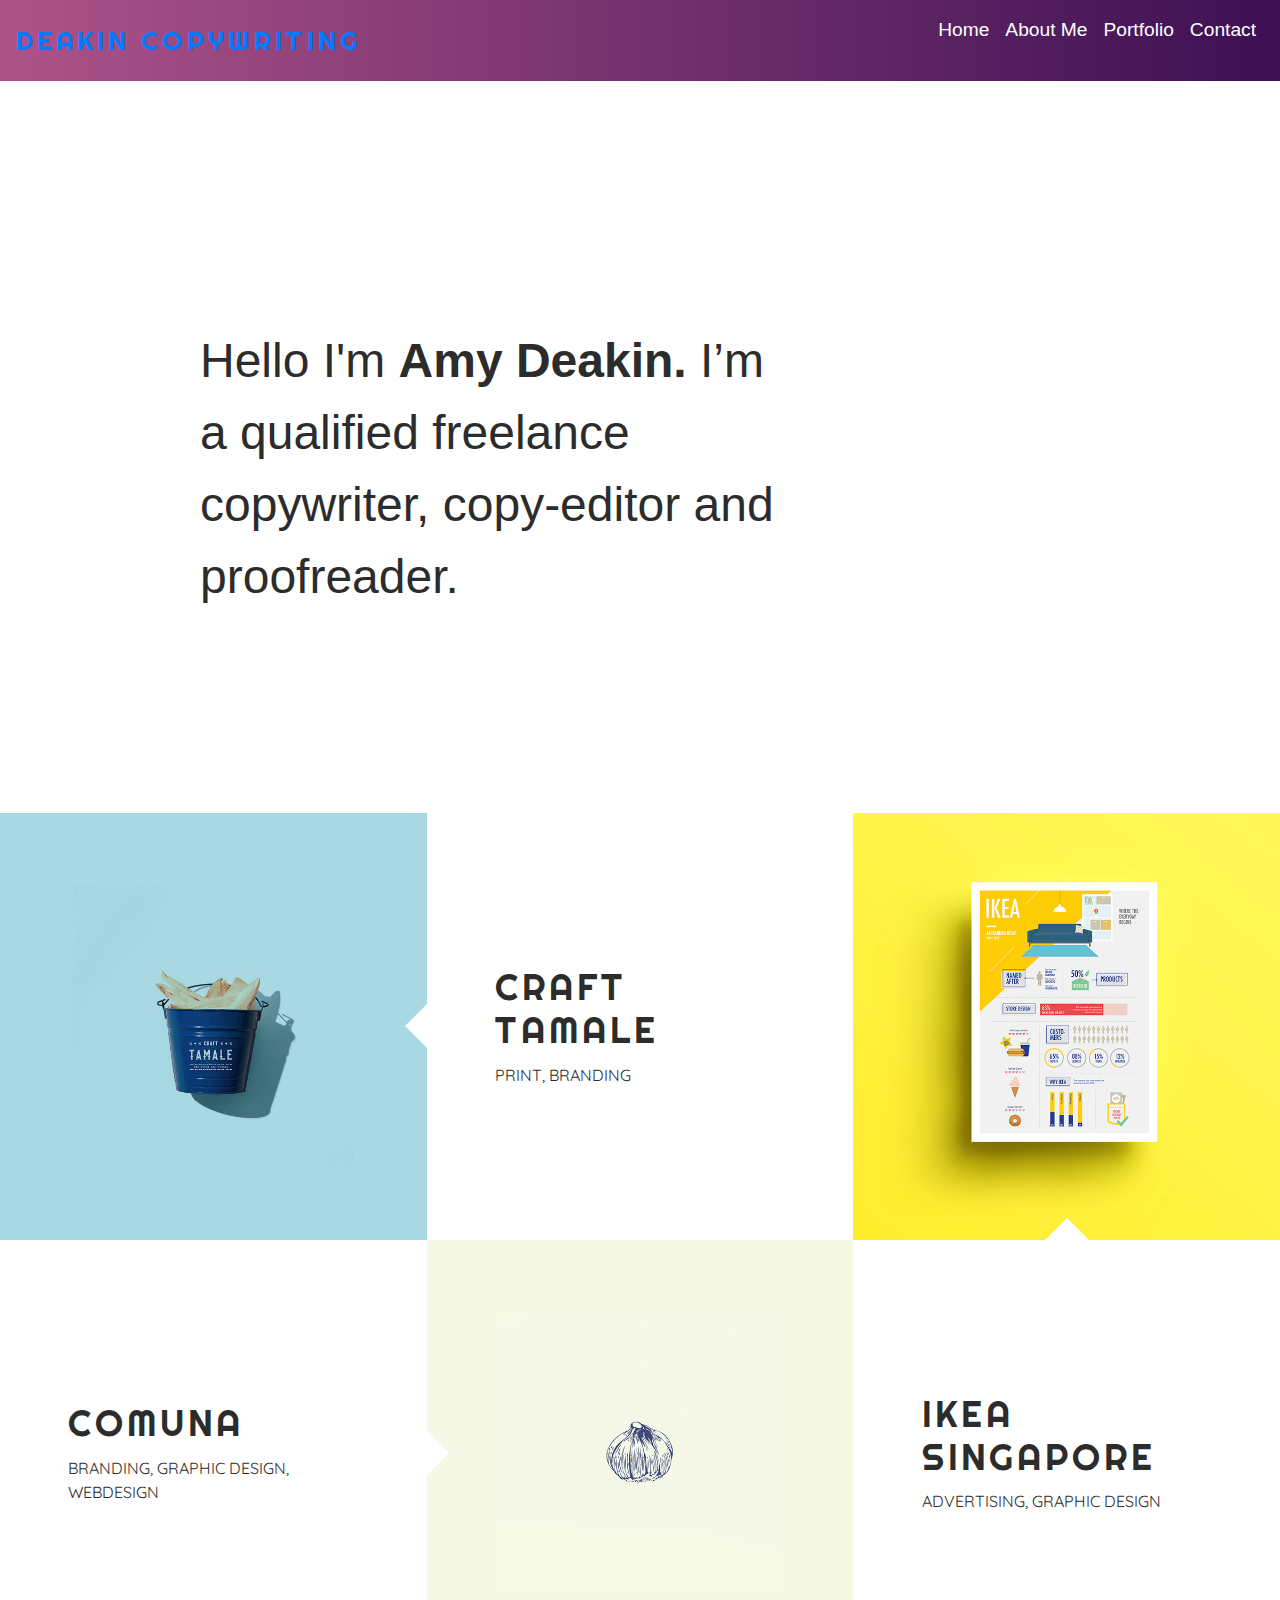
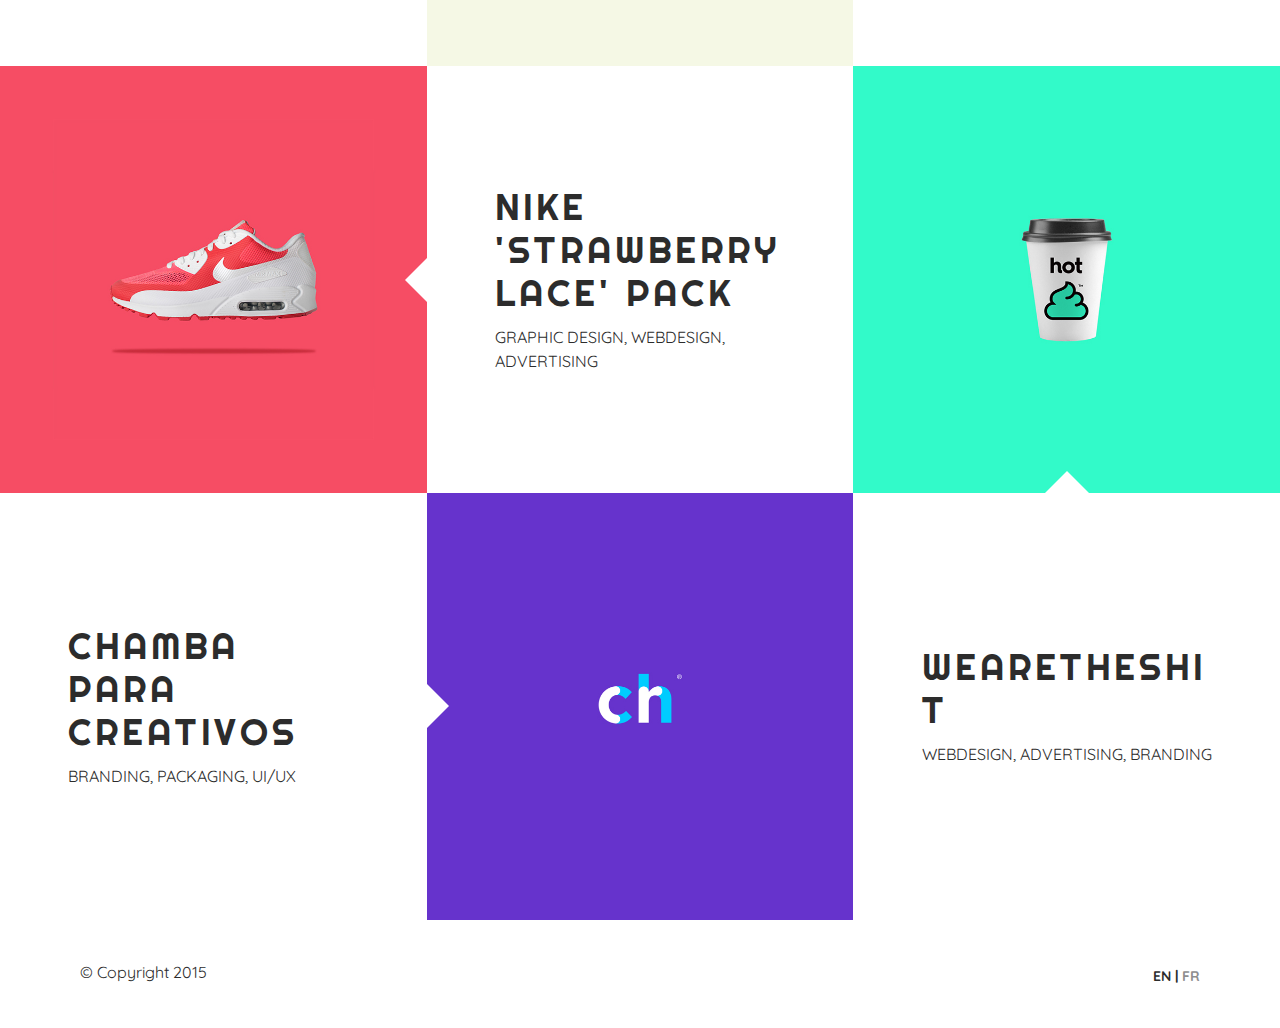
<file: gorgo/themes/gorgo/index.html>
<!DOCTYPE html>
<html lang="en" class="no-js">
<head>
<meta http-equiv="Content-Type" content="text/html; charset=utf-8" >
    <meta charset="utf-8" />
    <meta name="viewport" content="width=device-width" />
    <meta http-equiv="x-ua-compatible" content="ie=edge">
    <title>GOR/GO/</title>
 
    <link rel="stylesheet" href="style.css" media="screen" />

    <link rel="stylesheet" href="https://maxcdn.bootstrapcdn.com/bootstrap/4.1.3/css/bootstrap.min.css">

    <link href='http://fonts.googleapis.com/css?family=Righteous&subset=latin,latin-ext' rel='stylesheet' type='text/css'>
    <link href='http://fonts.googleapis.com/css?family=Quicksand:300,400,700' rel='stylesheet' type='text/css'>

     <script src="scripts/modernizr.js"></script>

</head>

<body>



<!-- Navigation -->
<nav class="navbar navbar-expand-md fixed-top navbar-dark">

    <div class="title-site"><a href="index.html">DEAKIN COPYWRITING</a></div>


    <button class="navbar-toggler" data-toggle="collapse" data-target="#collapse_target">
            <span class="navbar-toggler-icon">
            </span>
    </button>
    <div class="collapse navbar-collapse" id="collapse_target">

        <ul class="navbar-nav ml-auto menu">
            <li class="menu"><a href="index.html" class="nav-item nav-link active navlinkcolor">Home</a></li>
            <li class="menu"><a href="aboutme.html" class="nav-item nav-link active navlinkcolor">About Me</a></li>
            <li class="menu"><a href="portfolio.html" class="nav-item nav-link active navlinkcolor">Portfolio</a></li>
            <li class="menu"><a href="contact.html" class="nav-item nav-link active navlinkcolor">Contact</a></li>
        </ul>
    </div>
</nav>

<div class="site-container">

<header class="site-header cf">


<div class="cf"></div>

            <div class="site-tagline">
                <p>Hello  I'm <strong>Amy Deakin.</strong> I’m a qualified freelance copywriter, copy-editor and proofreader. </p>
            </div>
            
        </header><!-- / .site-header -->

        <section class="site-content">


            <div class="projects-feed cf">


                <article class="project cf">
                    <a href="portfolio-item.html" title="Craft Tamale">
                        <div class="thumb">
                            <div data-picture data-alt="">
                                <div data-src="img/portfolio-1.jpg"></div>

                                <!--[if (lt IE 9) & (!IEMobile)]>
                                <div data-src="img/portfolio-1.jpg"></div>
                                <![endif]-->

                                <noscript>
                                    <img src="img/portfolio-1.jpg" alt="" />
                                </noscript>
                            </div>
                        </div>

                        <div class="project-content-container">
                            <div class="project-content">
                                <div class="table">
                                    <div class="table-cell">
                                        <h2 class="thumbnail-title">Craft Tamale</h2>

                                        <p class="thumbnail-description">Print, Branding</p>
                                    </div>
                                </div>
                            </div>
                        </div>

                        <div class="overlay"></div>
                    </a>
                </article>
                <article class="project cf">
                    <a href="portfolio-item.html" title="IKEA Singapore">
                        <div class="thumb">
                            <div data-picture data-alt="">
                                <div data-src="img/portfolio-2.jpg"></div>

                                <!--[if (lt IE 9) & (!IEMobile)]>
                                <div data-src="img/portfolio-2.jpg"></div>
                                <![endif]-->

                                <noscript>
                                    <img src="img/portfolio-2.jpg" alt="" />
                                </noscript>
                            </div>
                        </div>

                        <div class="project-content-container">
                            <div class="project-content">
                                <div class="table">
                                    <div class="table-cell">
                                        <h2 class="thumbnail-title">IKEA Singapore</h2>

                                        <p class="thumbnail-description">Advertising, Graphic Design</p>
                                    </div>
                                </div>
                            </div>
                        </div>

                        <div class="overlay"></div>
                    </a>
                </article>
                <article class="project cf">
                    <a href="portfolio-item.html" title="Comuna">
                        <div class="thumb">
                            <div data-picture data-alt="">
                                <div data-src="img/portfolio-3.jpg"></div>

                                <!--[if (lt IE 9) & (!IEMobile)]>
                                <div data-src="img/portfolio-3.jpg"></div>
                                <![endif]-->

                                <noscript>
                                    <img src="img/portfolio-3.jpg" alt="" />
                                </noscript>
                            </div>
                        </div>

                        <div class="project-content-container">
                            <div class="project-content">
                                <div class="table">
                                    <div class="table-cell">
                                        <h2 class="thumbnail-title">Comuna</h2>

                                        <p class="thumbnail-description">Branding, Graphic Design, Webdesign</p>
                                    </div>
                                </div>
                            </div>
                        </div>

                        <div class="overlay"></div>
                    </a>
                </article>
                <article class="project cf">
                    <a href="portfolio-item.html" title="Nike 'Strawberry Lace' Pack">
                        <div class="thumb">
                            <div data-picture data-alt="">
                                <div data-src="img/portfolio-4.jpg"></div>

                                <!--[if (lt IE 9) & (!IEMobile)]>
                                <div data-src="img/portfolio-4.jpg"></div>
                                <![endif]-->

                                <noscript>
                                    <img src="img/portfolio-4.jpg" alt="" />
                                </noscript>
                            </div>
                        </div>

                        <div class="project-content-container">
                            <div class="project-content">
                                <div class="table">
                                    <div class="table-cell">
                                        <h2 class="thumbnail-title">Nike 'Strawberry Lace' Pack</h2>

                                        <p class="thumbnail-description">Graphic Design, Webdesign, Advertising</p>
                                    </div>
                                </div>
                            </div>
                        </div>
                    </a>


                        <div class="overlay"></div>
                    </a>
                </article>
                <article class="project cf">
                    <a href="portfolio-item.html" title="Wearetheshit">
                        <div class="thumb">
                            <div data-picture data-alt="">
                                <div data-src="img/portfolio-5.jpg"></div>

                                <!--[if (lt IE 9) & (!IEMobile)]>
                                <div data-src="img/portfolio-5.jpg"></div>
                                <![endif]-->

                                <noscript>
                                    <img src="img/portfolio-5.jpg" alt="" />
                                </noscript>
                            </div>
                        </div>

                        <div class="project-content-container">
                            <div class="project-content">
                                <div class="table">
                                    <div class="table-cell">
                                        <h2 class="thumbnail-title">Wearetheshit</h2>

                                        <p class="thumbnail-description">Webdesign, Advertising, Branding</p>
                                    </div>
                                </div>
                            </div>
                        </div>

                        <div class="overlay"></div>
                    </a>
                </article>
                <article class="project cf">
                    <a href="portfolio-item.html" title="Chamba para Creativos">
                        <div class="thumb">
                            <div data-picture data-alt="">
                                <div data-src="img/portfolio-6.jpg"></div>

                                <!--[if (lt IE 9) & (!IEMobile)]>
                                <div data-src="img/portfolio-6.jpg"></div>
                                <![endif]-->

                                <noscript>
                                    <img src="img/portfolio-6.jpg" alt="" />
                                </noscript>
                            </div>
                        </div>

                        <div class="project-content-container">
                            <div class="project-content">
                                <div class="table">
                                    <div class="table-cell">
                                        <h2 class="thumbnail-title">Chamba para Creativos</h2>

                                        <p class="thumbnail-description">Branding, Packaging, UI/UX</p>
                                    </div>
                                </div>
                            </div>
                        </div>

                        <div class="overlay"></div>
                    </a>
                </article>
            <!--END .projects-feed-->
            </div>

        <!--END .site-content-->
        </section>

         <footer class="site-footer cf">
            <p class="footer-text">© Copyright 2015 </p>
            <nav class="languages" role="navigation">
              <ul>
             
                <li class="active"><a href="#">EN |</a></li>
                <li><a href="#">FR</a></li>
             
              </ul>
            </nav> 
        </footer>
    <!--END .site-container-->
    </div>

    <script src="scripts/jquery-2.1.4.min.js"></script>
    <script src="scripts/jquery.fitvids.js"></script>
    <script src="scripts/jquery.imagesloaded.min.js"></script>
    <script src="scripts/main.js"></script>  
 

</body>
</html>
</file>
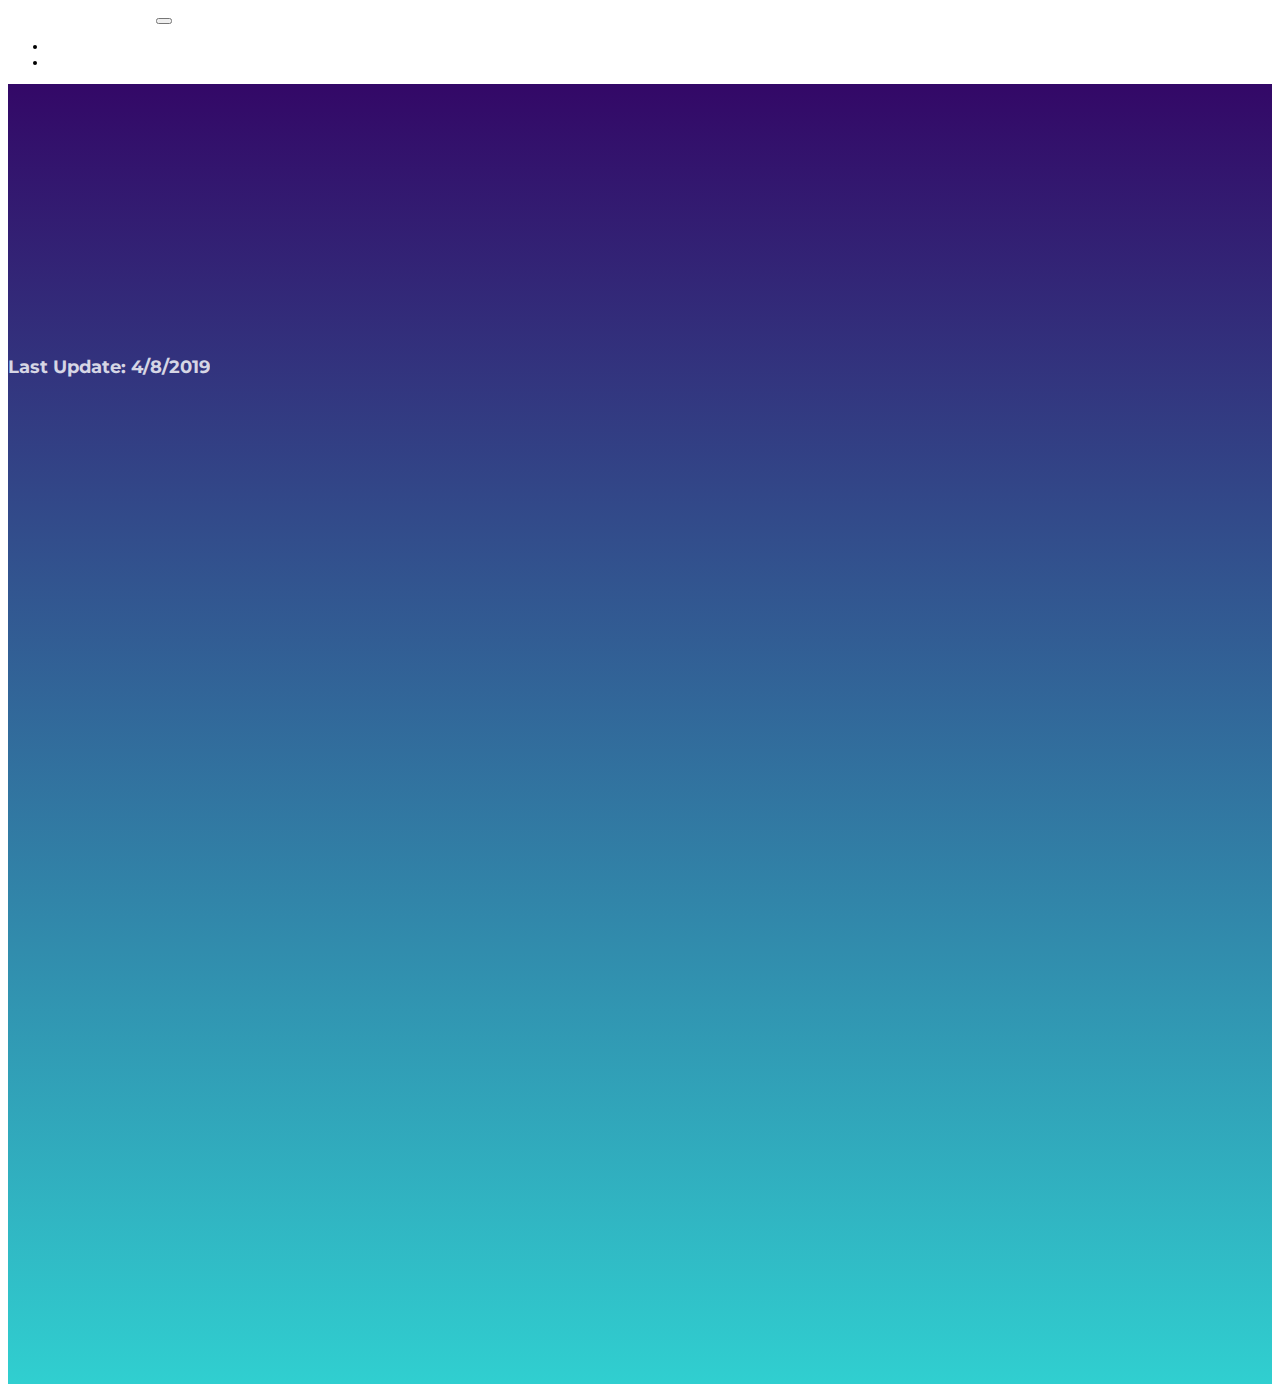
<file: gorgo/documentation.html>
<!DOCTYPE html>
<html lang="en">
<head>
	<meta charset="UTF-8">
	<title>Gorgo Documentation</title>
	<!-- Fonts -->
	<link href="https://fonts.googleapis.com/css?family=Montserrat:700|Raleway:300,400" rel="stylesheet">

	<!-- CSS -->
	<link rel="stylesheet" href="https://maxcdn.bootstrapcdn.com/bootstrap/4.0.0-beta/css/bootstrap.min.css" integrity="sha384-/Y6pD6FV/Vv2HJnA6t+vslU6fwYXjCFtcEpHbNJ0lyAFsXTsjBbfaDjzALeQsN6M" crossorigin="anonymous">
	<style type="text/css">
		body{
		  font-family: 'Raleway', sans-serif;
		  font-size: 14px;
		  -webkit-font-smoothing: antialiased;
		}

		h1, h2, h3, h4, h5{
			font-family: 'Montserrat', sans-serif;
		}
		a{
			color: #000;
		}
		a:hover {
		  text-decoration: none;
		  color: #509cfa;
		}

		.banner{
			height:100vh;
		  padding: 200px 0;
		  position: relative;
		}

		.overlay:before {
		  content: '';
		  background-image: linear-gradient(to top, #30cfd0 0%, #330867 100%);
		  position: absolute;
		  top: 0;
		  left: 0;
		  right: 0;
		  bottom: 0;
		}

		.banner h1{
		  color: #FFF;
		}

		.banner h3{
		  color: #FFF;
		  opacity: .8;
		  font-size:18px;
		}

		.banner p{
		  color: #FFF;
		  font-size: 24px;
		  padding: 40px 0;
		  font-weight: 300;
		  width: 70%;
		  margin: 0 auto;
		}

		.navbar-brand{
		  color: #FFF;
		}

		.menu li a {
		  padding:10px 20px!important;
		  color: #FFF;
		}

		.btn-main-rounded{
		  padding: 15px 40px;
		  background: #509cfa;
		  color: #fff;
		  -webkit-border-radius: 100px;
		  border-radius: 100px;
		  font-weight: bold;
		  letter-spacing: 1px;
		}

		.btn-main-rounded:hover{
		  box-shadow: 0 8px 25px 0 rgba(0, 0, 0, 0.11);
		  color: #FFF;
		  transform: translate3d(0,-2px,0);
		}

		.navbar-brand:hover {
			color:#fff;
		}	
	</style>
</head>
<body>
<!-- NavBar -->
<nav class="navbar main-nav fixed-top navbar-expand-lg">
  <div class="container">
      <a class="navbar-brand" href="#" >Gorgo Documentation</a>
      <button class="navbar-toggler" type="button" data-toggle="collapse" data-target="#navbarNav" aria-controls="navbarNav" aria-expanded="false" aria-label="Toggle navigation">
      <span class="navbar-toggler-icon"></span>
      </button>
      <div class="collapse navbar-collapse" id="navbarNav">
      <ul class="navbar-nav ml-auto menu">
      	<li class="nav-item">
          <a class="nav-link" target="_blank" href="http://demo.themefisher.com/aristotheme/gorgo/">Demo</a>
        </li>
        <li class="nav-item">
          <a class="nav-link" target="_blank" href="https://themefisher.com/submit-ticket/">Support</a>
        </li>
      </ul>
      </div>
  </div>
</nav>

<!-- Banner -->
<section class="banner bg-1 overlay">
	<div class="container">
		<div class="row">
			<div class="col-12 text-center">
				<h1>Gorgo Documentation</h1>
				<h3>Last Update: 4/8/2019</h3>
				<p>We are constantly doing updates for you. Please check the online documentation.</p>
				<a href="http://documentation.themefisher.com/docs/gorgo/" class="btn btn-main-rounded">View Online Documentation</a>
			</div>
		</div>
	</div>
</section>

</body>
</html>
</file>
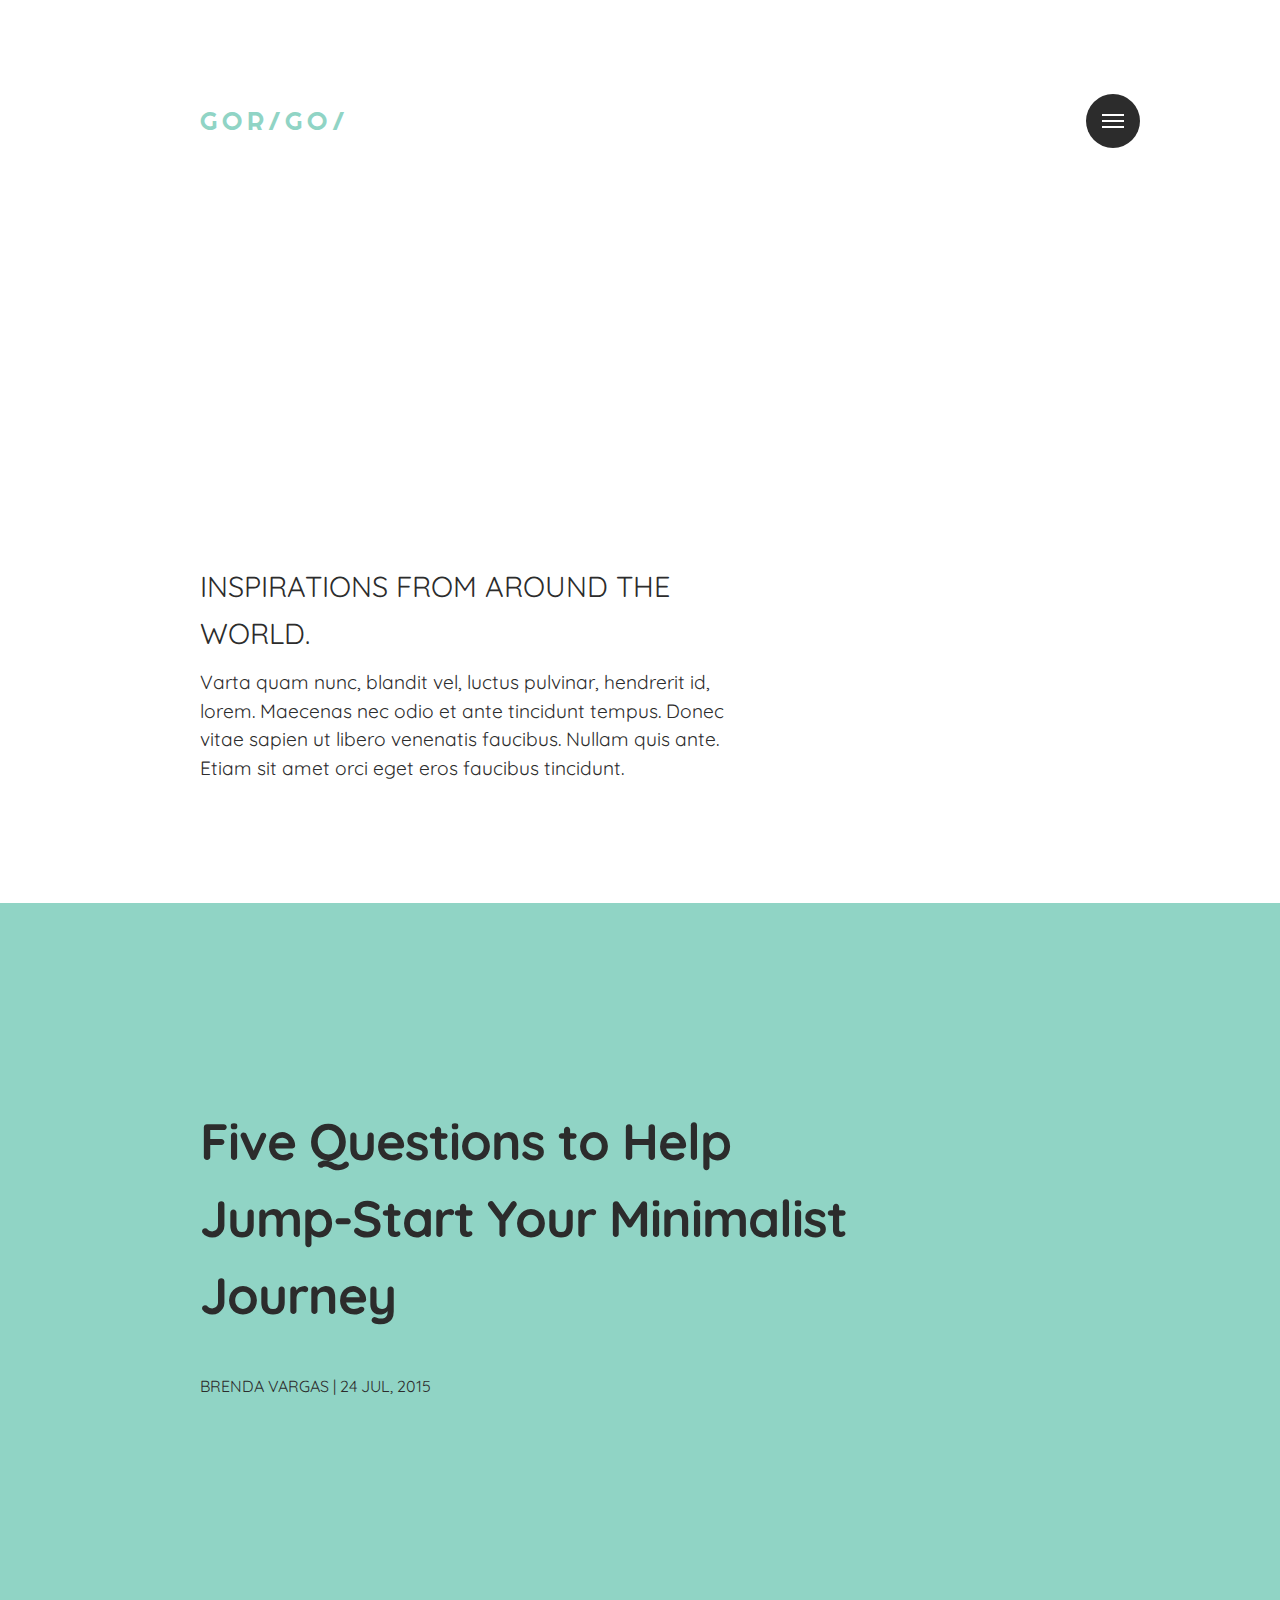
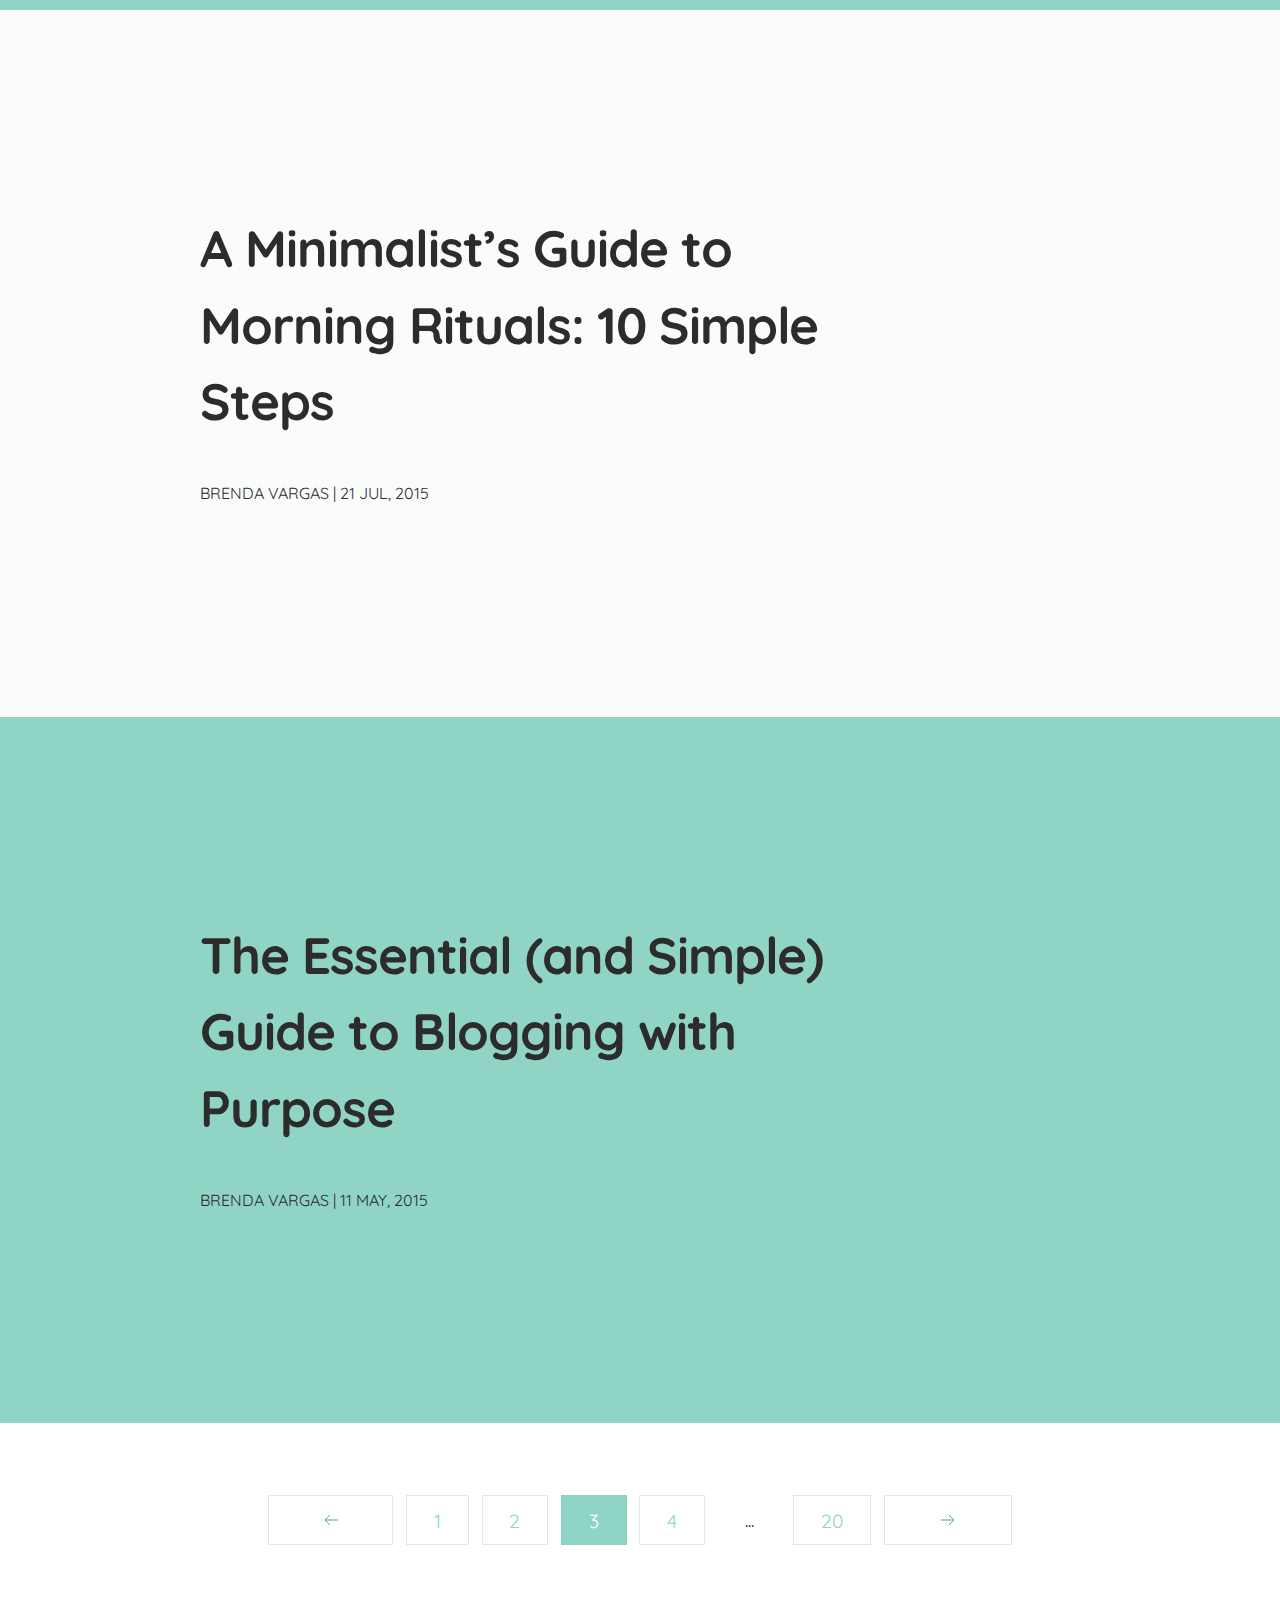
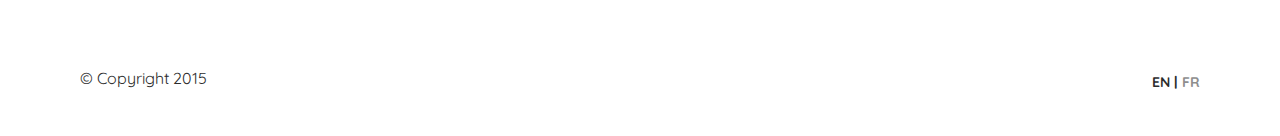
<file: gorgo/themes/gorgo/news.html>
<!DOCTYPE html>
<html lang="en" class="no-js">
<head>
<meta http-equiv="Content-Type" content="text/html; charset=utf-8" >
    <meta charset="utf-8" />
    <meta name="viewport" content="width=device-width" />
    <meta http-equiv="x-ua-compatible" content="ie=edge">
    <title>GOR/GO/</title>
 
    <link rel="stylesheet" href="style.css" media="screen" />
   

    <link href='http://fonts.googleapis.com/css?family=Righteous&subset=latin,latin-ext' rel='stylesheet' type='text/css'>
    <link href='http://fonts.googleapis.com/css?family=Quicksand:300,400,700' rel='stylesheet' type='text/css'>

     <script src="scripts/modernizr.js"></script>

</head>

<body>
    
    <a href="#cd-nav" class="cd-nav-trigger">Menu 
        <span class="cd-nav-icon"></span>

        <svg x="0px" y="0px" width="54px" height="54px" viewBox="0 0 54 54">
            <circle fill="transparent" stroke="#90D4C5" stroke-width="2" cx="27" cy="27" r="25" stroke-dasharray="157 157" stroke-dashoffset="157"></circle>
        </svg>
    </a>
        
    <div id="cd-nav" class="cd-nav">
        <div class="cd-navigation-wrapper">
            <div class="cd-half-block">


                <nav>
                    <ul class="cd-primary-nav">
                        <li><a href="index.html" class="selected">Showcase</a></li>
                        <li><a href="news.html">News</a></li>
                        <li><a href="profile.html">Profile</a></li>
                        <li><a href="#">Docs</a></li>
                        <li><a href="#">Contact</a></li>
                    </ul>
                </nav>
            </div><!-- .cd-half-block -->
            
            <div class="cd-half-block">
                <address>
                    <ul class="cd-contact-info">
                        <li><a href="mailto:info@myemail.co">info@myemail.co</a></li>
                        <li>0244-12345678</li>
                    </ul>
                    <ul class="cd-contact-socials">
                        <li><a href="#0">Instagram</a></li>   
                        <li><a href="#0">Behance</a></li>   
                        <li><a href="#0">Dribbble</a></li>    
                    </ul>
                </address>
            </div> <!-- .cd-half-block -->
        </div> <!-- .cd-navigation-wrapper -->
    </div> <!-- .cd-nav -->

    <div class="site-container">

        <header class="site-header cf">
            <div class="site-title"><a href="index.html">GOR/GO/</a></div>

            <div class="cf"></div>

        </header><!-- / .site-header -->

        <section class="site-content">

            <div class="page-desc">
                <h4>Inspirations from around the world.</h4>
                <p>Varta quam nunc, blandit vel, luctus pulvinar, hendrerit id, lorem. Maecenas nec odio et ante tincidunt tempus. Donec vitae sapien ut libero venenatis faucibus. Nullam quis ante. Etiam sit amet orci eget eros faucibus tincidunt.</p>
            </div>
            
            <article class="news">


                <div class="blog_item full grey_bg ">
                    <a class="full_link" href="news-item.html"></a>
                    <div class="abs_bg" style="background-image: url('img/news-3.jpg')"></div>
                    <div class="blog_item_inner">
                        <h1>Five Questions to Help Jump-Start Your Minimalist Journey</h1>
                        <h5 class="date">Brenda Vargas | 24 Jul, 2015</h5>
                    </div>
                </div>
                <div class="blog_item full">
                    <a class="full_link" href="news-item.html"></a>
                    <div class="abs_bg" style="background-image: url('img/news-2.jpg')"></div>
                    <div class="blog_item_inner">
                        <h1>A Minimalist’s Guide to Morning Rituals: 10 Simple Steps</h1>
                        <h5 class="date">Brenda Vargas | 21 Jul, 2015</h5>
                    </div>
                </div>
                <div class="blog_item full grey_bg">
                    <a class="full_link" href="news-item.html"></a>
                    <div class="abs_bg" style="background-image: url('img/news-1.jpg')"></div>
                    <div class="blog_item_inner">
                        <h1>The Essential (and Simple) Guide to Blogging with Purpose</h1>
                        <h5 class="date">Brenda Vargas | 11 May, 2015</h5>
                    </div>
                </div>
       
            </article>
   
        <!--END .site-content-->
        </section>
 
        <nav role="navigation">
            <ul class="cd-pagination animated-buttons custom-icons">
                <li class="button"><a href="#0"><i>Prev</i></a></li>
                <li><a href="#0">1</a></li>
                <li><a href="#0">2</a></li>
                <li><a class="current" href="#0">3</a></li>
                <li><a href="#0">4</a></li>
                <li><span>...</span></li>
                <li><a href="#0">20</a></li>
                <li class="button"><a href="#0"><i>Next</i></a></li>
            </ul>
        </nav> <!-- cd-pagination-wrapper -->
 

         <footer class="site-footer cf">
            <p class="footer-text">© Copyright 2015 </p>
            <nav class="languages" role="navigation">
              <ul>
             
                <li class="active"><a href="#">EN |</a></li>
                <li><a href="#">FR</a></li>
             
              </ul>
            </nav> 
        </footer>


    <!--END .site-container-->
    </div>

    <script src="scripts/jquery-2.1.4.min.js"></script>
    <script src="scripts/jquery.fitvids.js"></script>
    <script src="scripts/jquery.imagesloaded.min.js"></script>
    <script src="scripts/main.js"></script>  
 

</body>
</html>
</file>
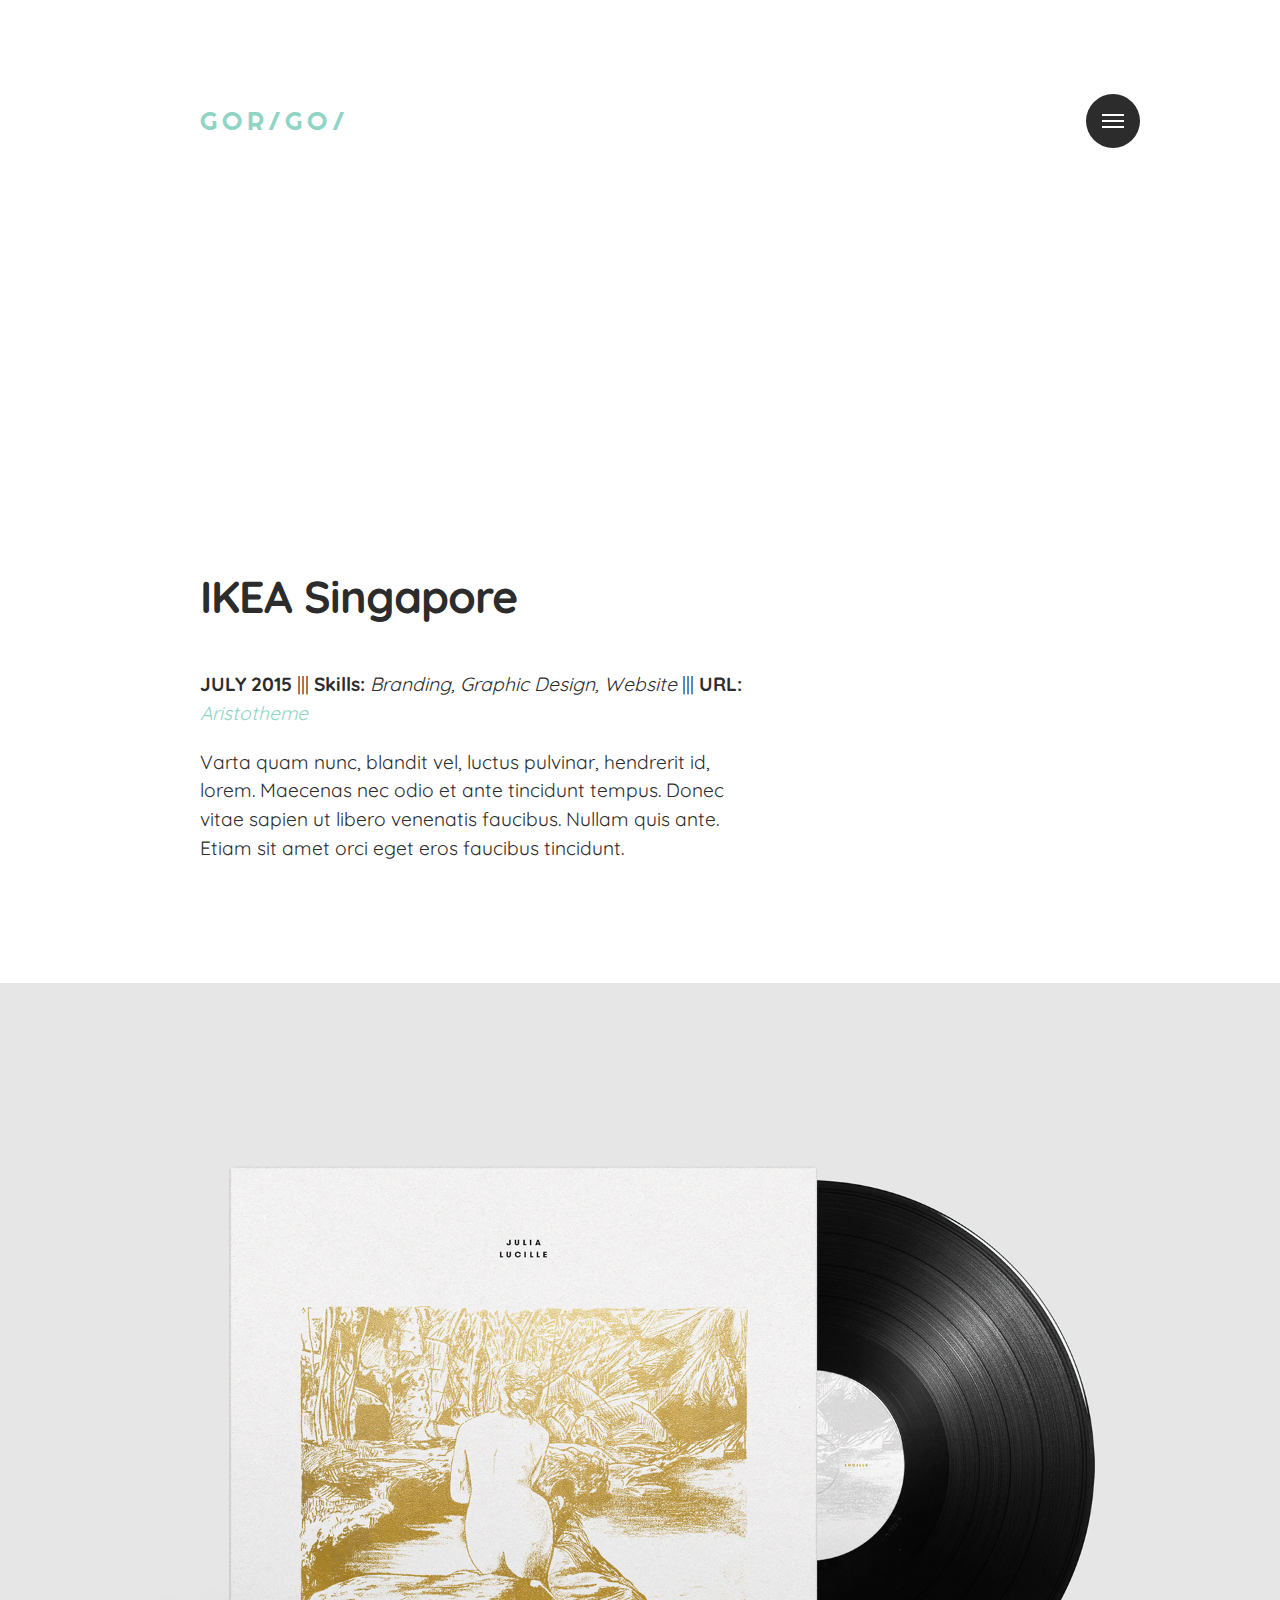
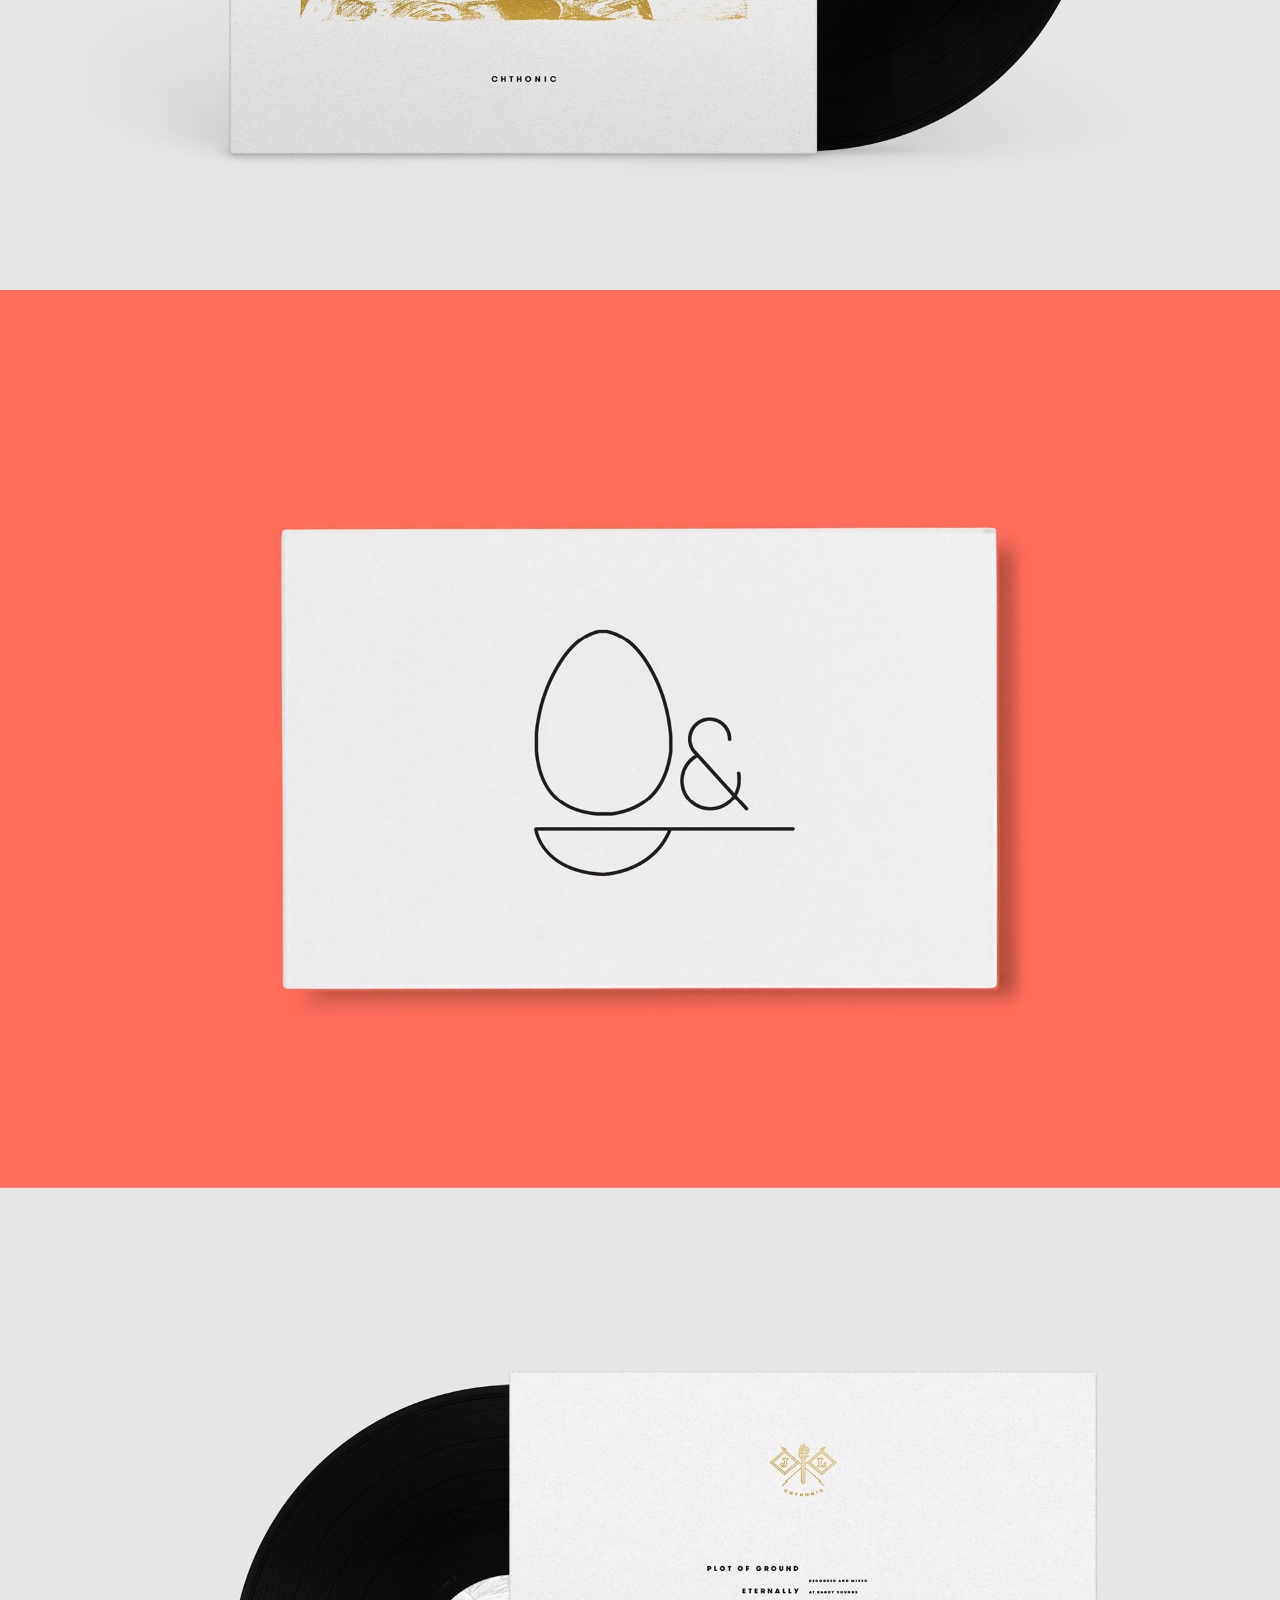
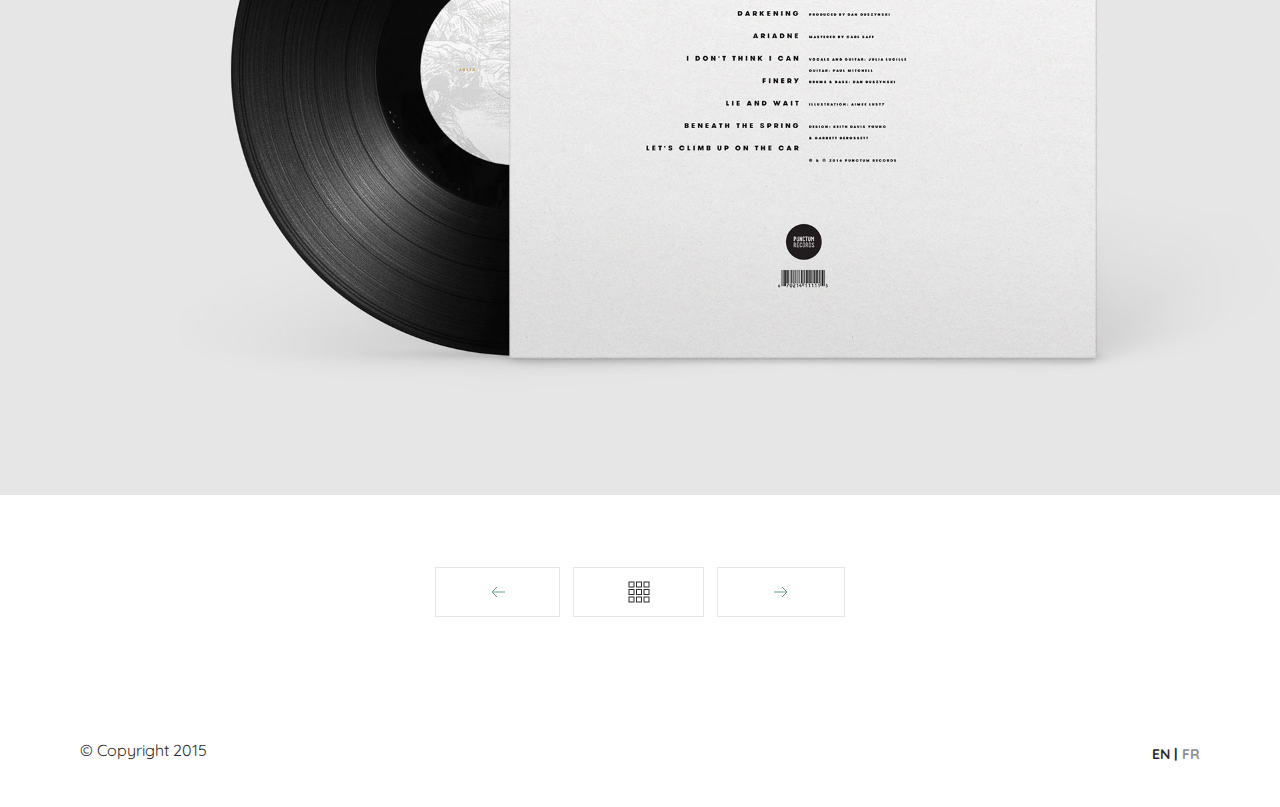
<file: gorgo/themes/gorgo/portfolio-item.html>
<!DOCTYPE html>
<html lang="en" class="no-js">
<head>
<meta http-equiv="Content-Type" content="text/html; charset=utf-8" >
    <meta charset="utf-8" />
    <meta name="viewport" content="width=device-width" />
    <meta http-equiv="x-ua-compatible" content="ie=edge">
    <title>GOR/GO/</title>
 
    <link rel="stylesheet" href="style.css" media="screen" />
   

    <link href='http://fonts.googleapis.com/css?family=Righteous&subset=latin,latin-ext' rel='stylesheet' type='text/css'>
    <link href='http://fonts.googleapis.com/css?family=Quicksand:300,400,700' rel='stylesheet' type='text/css'>

     <script src="scripts/modernizr.js"></script>

</head>

<body>
    
    <a href="#cd-nav" class="cd-nav-trigger">Menu 
        <span class="cd-nav-icon"></span>

        <svg x="0px" y="0px" width="54px" height="54px" viewBox="0 0 54 54">
            <circle fill="transparent" stroke="#90D4C5" stroke-width="2" cx="27" cy="27" r="25" stroke-dasharray="157 157" stroke-dashoffset="157"></circle>
        </svg>
    </a>
        
    <div id="cd-nav" class="cd-nav">
        <div class="cd-navigation-wrapper">
            <div class="cd-half-block">


                <nav>
                    <ul class="cd-primary-nav">
                        <li><a href="index.html" class="selected">Showcase</a></li>
                        <li><a href="news.html">News</a></li>
                        <li><a href="profile.html">Profile</a></li>
                        <li><a href="#">Docs</a></li>
                        <li><a href="#">Contact</a></li>
                    </ul>
                </nav>
            </div><!-- .cd-half-block -->
            
            <div class="cd-half-block">
                <address>
                    <ul class="cd-contact-info">
                        <li><a href="mailto:info@myemail.co">info@myemail.co</a></li>
                        <li>0244-12345678</li>
                    </ul>
                    <ul class="cd-contact-socials">
                        <li><a href="#0">Instagram</a></li>   
                        <li><a href="#0">Behance</a></li>   
                        <li><a href="#0">Dribbble</a></li>    
                    </ul>
                </address>
            </div> <!-- .cd-half-block -->
        </div> <!-- .cd-navigation-wrapper -->
    </div> <!-- .cd-nav -->

    <div class="site-container">

        <header class="site-header cf">
            <div class="site-title"><a href="index.html">GOR/GO/</a></div>
            <div class="cf"></div>
        </header><!-- / .site-header -->

        <section class="site-content">

            <div class="page-desc">
                 <h1>IKEA Singapore</h1>
                <p><strong> JULY 2015</strong> ||| <strong>Skills:</strong> <i>Branding, Graphic Design, Website</i> ||| <strong>URL:</strong> <a href="#0"><i>Aristotheme</i></a></p>
                <p>Varta quam nunc, blandit vel, luctus pulvinar, hendrerit id, lorem. Maecenas nec odio et ante tincidunt tempus. Donec vitae sapien ut libero venenatis faucibus. Nullam quis ante. Etiam sit amet orci eget eros faucibus tincidunt. </p>
            </div>
            
            <article class="project">

                <div class="project-assets">
                    <div class="image">
                        <div data-picture>
                            <div data-src="img/item-1.jpg"></div>
                            <div data-src="img/item-1.jpg" data-media="(-webkit-min-device-pixel-ratio: 2),(min--moz-device-pixel-ratio: 2),(-o-min-device-pixel-ratio: 2/1),(min-device-pixel-ratio: 2),(min-resolution: 192dpi),(min-resolution: 2dppx)"></div>
                            <!--[if (lt IE 9) & (!IEMobile)]>
                                <div data-src="img/item-1.jpg"></div>
                            <![endif]-->
                            <noscript>
                                <img src="img/item-1.jpg" alt="" />
                            </noscript>
                        </div>
                    </div>
                    <div class="image">
                        <div data-picture>
                            <div data-src="img/item-2.jpg"></div>
                            <div data-src="img/item-2.jpg" data-media="(-webkit-min-device-pixel-ratio: 2),(min--moz-device-pixel-ratio: 2),(-o-min-device-pixel-ratio: 2/1),(min-device-pixel-ratio: 2),(min-resolution: 192dpi),(min-resolution: 2dppx)"></div>
                            <!--[if (lt IE 9) & (!IEMobile)]>
                                <div data-src="img/item-2.jpg"></div>
                            <![endif]-->
                            <noscript>
                                <img src="img/item-2.jpg" alt="" />
                            </noscript>
                        </div>
                    </div>
                    <div class="image">
                        <div data-picture>
                            <div data-src="img/item-3.jpg"></div>
                            <div data-src="img/item-3.jpg" data-media="(-webkit-min-device-pixel-ratio: 2),(min--moz-device-pixel-ratio: 2),(-o-min-device-pixel-ratio: 2/1),(min-device-pixel-ratio: 2),(min-resolution: 192dpi),(min-resolution: 2dppx)"></div>
                            <!--[if (lt IE 9) & (!IEMobile)]>
                                <div data-src="img/item-3.jpg"></div>
                            <![endif]-->
                            <noscript>
                                <img src="img/item-3.jpg" alt="" />
                            </noscript>
                        </div>
                    </div>
                </div>         
            </article>
   
        <!--END .site-content-->
        </section>


 
        <nav role="navigation">
            <ul class="cd-pagination animated-buttons custom-icons">
                <li class="button"><a href="#0"><i>Prev</i></a></li>
                <li class="button-main"><a href="#0"><i>Portfolio</i></a></li>
                <li class="button"><a href="#0"><i>Next</i></a></li>

            </ul>
        </nav> <!-- cd-pagination-wrapper -->
 

         <footer class="site-footer cf">
            <p class="footer-text">© Copyright 2015 </p>
            <nav class="languages" role="navigation">
              <ul>
             
                <li class="active"><a href="#">EN |</a></li>
                <li><a href="#">FR</a></li>
             
              </ul>
            </nav> 
        </footer>


    <!--END .site-container-->
    </div>

    <script src="scripts/jquery-2.1.4.min.js"></script>
    <script src="scripts/jquery.fitvids.js"></script>
    <script src="scripts/jquery.imagesloaded.min.js"></script>
    <script src="scripts/main.js"></script>  
 

</body>
</html>
</file>
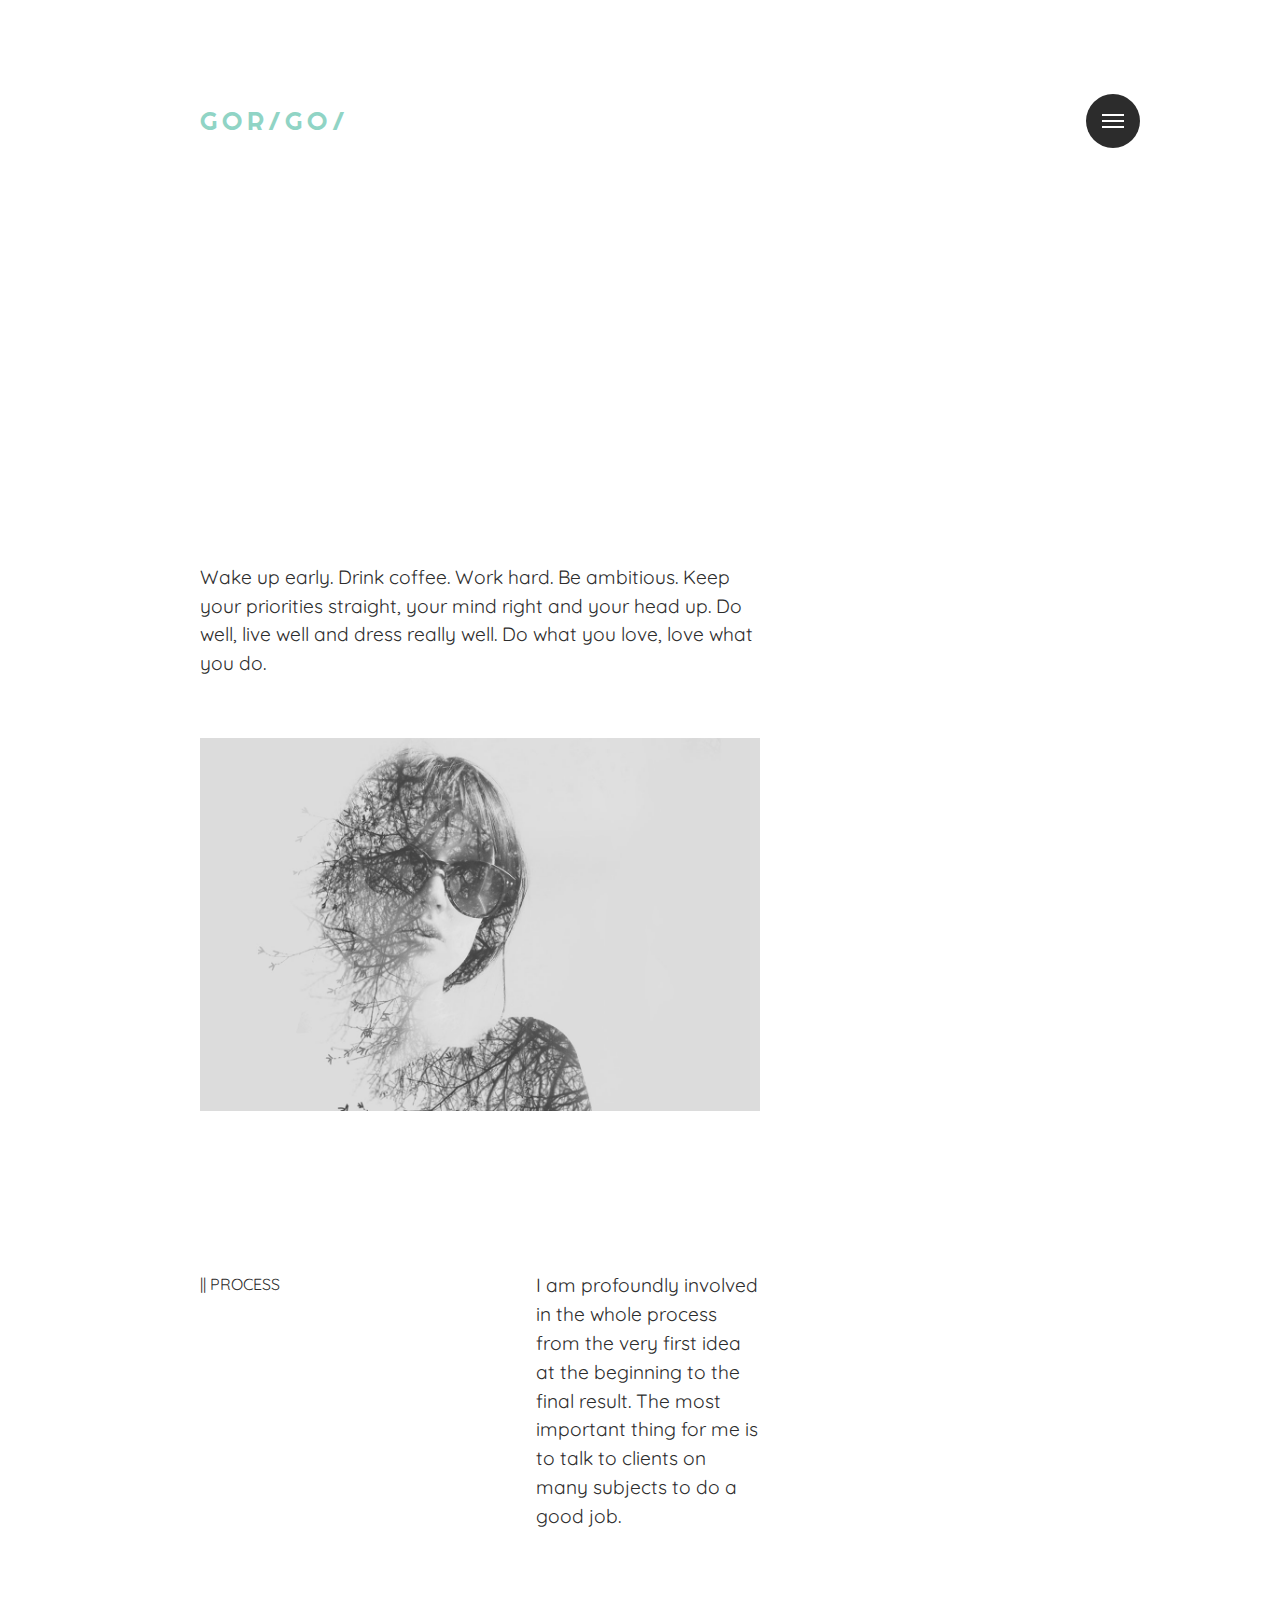
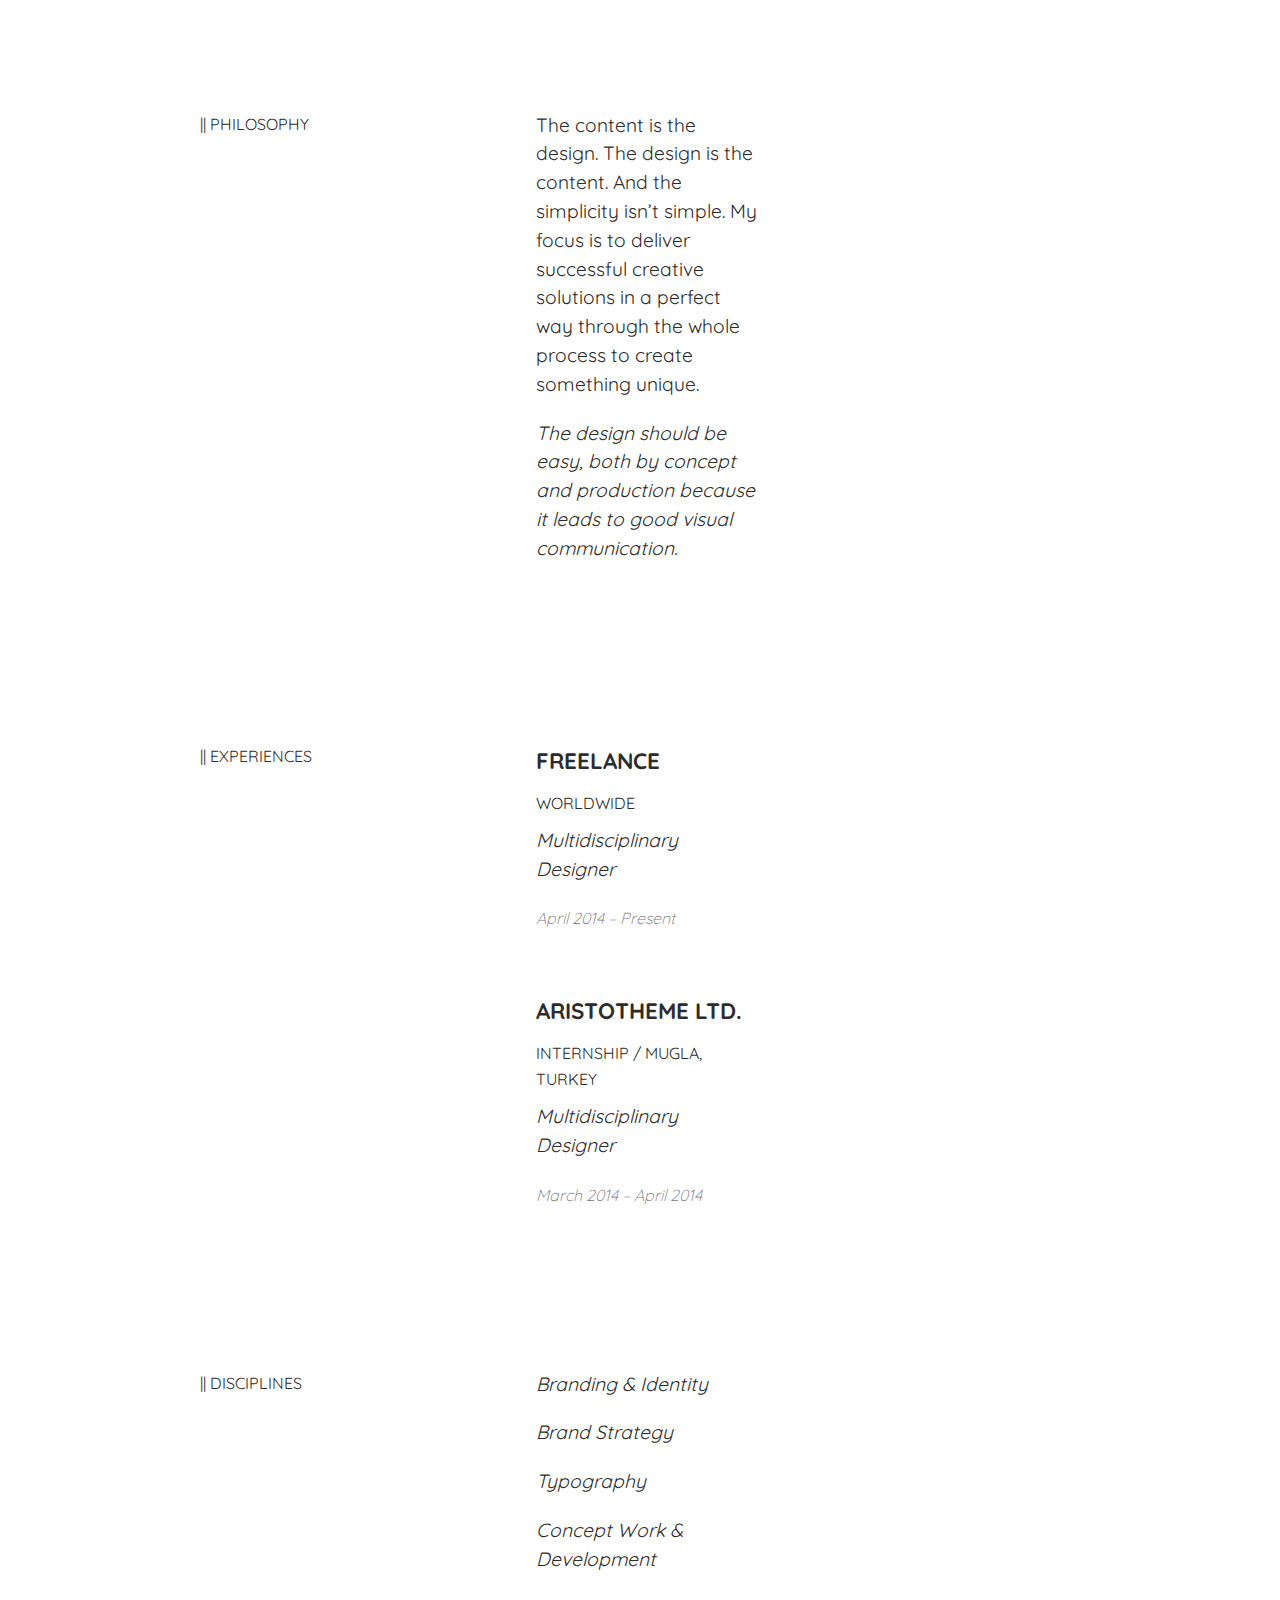
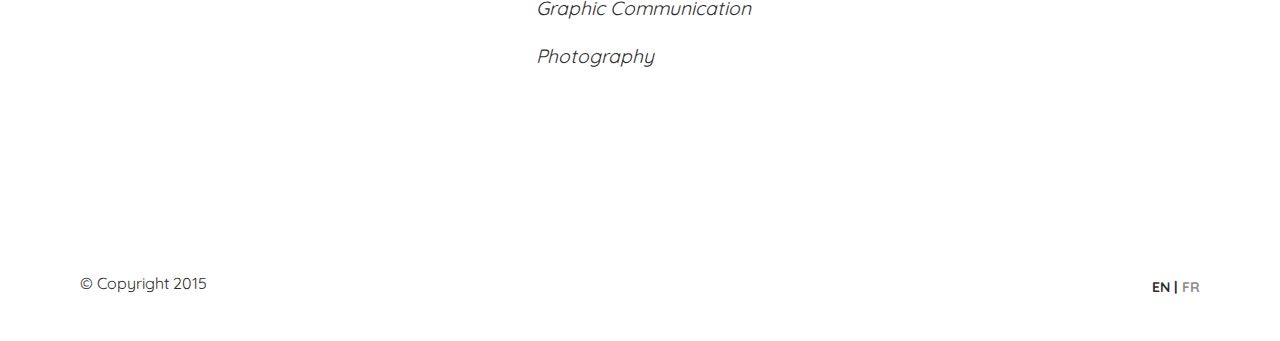
<file: gorgo/themes/gorgo/profile.html>
<!DOCTYPE html>
<html lang="en" class="no-js">
<head>
<meta http-equiv="Content-Type" content="text/html; charset=utf-8" >
    <meta charset="utf-8" />
    <meta name="viewport" content="width=device-width" />
    <meta http-equiv="x-ua-compatible" content="ie=edge">
    <title>GOR/GO/</title>
 
    <link rel="stylesheet" href="style.css" media="screen" />
   

    <link href='http://fonts.googleapis.com/css?family=Righteous&subset=latin,latin-ext' rel='stylesheet' type='text/css'>
    <link href='http://fonts.googleapis.com/css?family=Quicksand:300,400,700' rel='stylesheet' type='text/css'>

     <script src="scripts/modernizr.js"></script>

</head>

<body>
    
    <a href="#cd-nav" class="cd-nav-trigger">Menu 
        <span class="cd-nav-icon"></span>

        <svg x="0px" y="0px" width="54px" height="54px" viewBox="0 0 54 54">
            <circle fill="transparent" stroke="#90D4C5" stroke-width="2" cx="27" cy="27" r="25" stroke-dasharray="157 157" stroke-dashoffset="157"></circle>
        </svg>
    </a>
        
    <div id="cd-nav" class="cd-nav">
        <div class="cd-navigation-wrapper">
            <div class="cd-half-block">


                <nav>
                    <ul class="cd-primary-nav">
                        <li><a href="index.html" class="selected">Showcase</a></li>
                        <li><a href="news.html">News</a></li>
                        <li><a href="profile.html">Profile</a></li>
                        <li><a href="#">Docs</a></li>
                        <li><a href="#">Contact</a></li>
                    </ul>
                </nav>
            </div><!-- .cd-half-block -->
            
            <div class="cd-half-block">
                <address>
                    <ul class="cd-contact-info">
                        <li><a href="mailto:info@myemail.co">info@myemail.co</a></li>
                        <li>0244-12345678</li>
                    </ul>
                    <ul class="cd-contact-socials">
                        <li><a href="#0">Instagram</a></li>   
                        <li><a href="#0">Behance</a></li>   
                        <li><a href="#0">Dribbble</a></li>    
                    </ul>
                </address>
            </div> <!-- .cd-half-block -->
        </div> <!-- .cd-navigation-wrapper -->
    </div> <!-- .cd-nav -->

    <div class="site-container">

        <header class="site-header cf">
            <div class="site-title"><a href="index.html">GOR/GO/</a></div>

            <div class="cf"></div>

        </header><!-- / .site-header -->

        <section class="site-content">

            <div class="page-desc">
                <p>Wake up early. Drink coffee. Work hard. Be ambitious. Keep your priorities straight, your mind right and your head up. Do well, live well and dress really well. Do what you love, love what you do.</p>
                
                <img src="img/profile.jpg" alt="" />
                
                <div class="row">
                    <div class="large-2">
                      <h6>|| PROCESS</h6>
                    </div>
                    <div class="large-2">
                      <p>I am profoundly involved in the whole process from the very first idea at the beginning to the final result. The most important thing for me is to talk to clients on many subjects to do a good job. </p>
                    </div>
                </div>
                <div class="row">
                    <div class="large-2">
                      <h6>|| PHILOSOPHY</h6>
                    </div>
                    <div class="large-2">
                      <p>The content is the design. The design is the content. And the simplicity isn’t simple. My focus is to deliver successful creative solutions in a perfect way through the whole process to create something unique.</p>
                      <p><i>The design should be easy, both by concept and production because it leads to good visual communication.</i> </p>
                    </div>
                </div>
                <div class="row">
                    <div class="large-2">
                      <h6>|| EXPERIENCES</h6>
                    </div>
                    <div class="large-2">
                      <h5><strong>Freelance</strong></h5>
                      <h6>Worldwide</h6>
                      <p><i>Multidisciplinary Designer</i></p>
                      <small><i>April 2014 – Present</i></small>

                      <br/>  <br/>  <br/>

                      <h5><strong>Aristotheme Ltd.</strong></h5>
                      <h6>Internship / Mugla, TURKEY</h6>
                      <p><i>Multidisciplinary Designer</i></p>
                      <small><i>March 2014 – April 2014</i></small>
                      
                    </div>
                </div>

                <div class="row">
                    <div class="large-2">
                      <h6>|| DISCIPLINES</h6>
                    </div>
                    <div class="large-2">
                        <p><i>Branding & Identity</i></p>
                        <p><i>Brand Strategy</i></p>
                        <p><i>Typography</i></p>
                        <p><i>Concept Work & Development</i></p>
                        <p><i>Graphic Communication</i></p>
                        <p><i>Photography</i></p>
                    </div>
                </div>
            </div>
            
            <article>

                
                
                
             

            </article>
   
        <!--END .site-content-->
        </section>

 

         <footer class="site-footer cf">
            <p class="footer-text">© Copyright 2015 </p>
            <nav class="languages" role="navigation">
              <ul>
             
                <li class="active"><a href="#">EN |</a></li>
                <li><a href="#">FR</a></li>
             
              </ul>
            </nav> 
        </footer>


    <!--END .site-container-->
    </div>

    <script src="scripts/jquery-2.1.4.min.js"></script>
    <script src="scripts/jquery.fitvids.js"></script>
    <script src="scripts/jquery.imagesloaded.min.js"></script>
    <script src="scripts/main.js"></script>  
 

</body>
</html>
</file>
<file: gorgo/themes/gorgo/style.css>
/*
Template Name: Gorgo
Author: Levent Usta
Author URI: http://www.aristotheme.com
Description: A template by Aristotheme.
*/

/*=================================*/
/*  Table of Contents
/*  - Reset & Clearfix Styles
/*  - Main Styles
/*      - Titles
/*      - Navigation Styles
/*      - Projects Feed
/*          - Project Assets
/*          - Project Content
/*          - Paginations
/*  - News
/*  - Structure
/*  - Grid
/*  - Footer Styles
/*  - Media Queries


/*=================================*/

/*=================================*/
/* Reset & Clearfix Styles
/*=================================*/

html, body, div, span, applet, object, iframe, h1, h2, h3, h4, h5, h6, p, blockquote, pre, a, abbr, acronym, address, big, cite, code, del, dfn, em, font, img, ins, kbd, q, s, samp, small, strike, strong, sub, sup, tt, var, b, u, i, center, dl, dt, dd, ol, ul, li, fieldset, form, label, legend, table, caption, tbody, tfoot, thead, tr, th, td { margin: 0; padding: 0; border: 0; outline: 0; font-size: 100%; vertical-align: baseline; background: transparent; } body { line-height: 1; } ol, ul { list-style: none; } blockquote, q { quotes: none; } blockquote:before, blockquote:after, q:before, q:after { content: ''; content: none; } :focus { outline: 0; } ins { text-decoration: none; } del { text-decoration: line-through; } table { border-collapse: collapse; border-spacing: 0; }

.cf:before, .cf:after { content: " "; display: table; } .cf:after { clear: both; }

/*=================================*/
/* Main Styles
/*=================================*/

* { box-sizing: border-box; }
html {
    font-family: sans-serif; /* 1 */
    -ms-text-size-adjust: 100%; /* 2 */
    -webkit-text-size-adjust: 100%; /* 2 */
}
body {
    background: #FFFFFF;
    color: #2c2c2c;
    font-family: 'quicksand', Arial, sans-serif;
    font-size: 18px;
    line-height: 1.65;
    opacity: 0;
    overflow-x: hidden;
    transition: opacity 0.25s ease-in 0.1s;
    word-wrap: break-word;
    -webkit-text-size-adjust: none;
}

.navbar{
    background-image: linear-gradient(to right,#ad5389,#3c1053);
}
body.loaded,
.no-js body {
    opacity: 1;
}
a, a:visited {
    color: #90D4C5;
    text-decoration: none;
    transition: color 0.1s ease-in-out;
}
a:hover, a:active {
    color: #2c2c2c;
    text-decoration: none;
}

h1,h2,h3 {
    font-weight: bold;
    line-height: 1.5;
}
h1 {
    font-size: 2.2rem;
    letter-spacing: -1px;
    margin: 0 0 40px;
}

h2 {
    font-size: 1.8rem;
    margin: 0;
}

h3 {
    font-size: 1.4rem;
}

h4 {
    font-size: 1.2rem;
}

h5 {
    font-size: 1rem;
}

h6 {
    font-size: .8rem;
}

h3,
h4,
h5,
h6 {
    text-transform: uppercase;
    margin: 0 0 10px;
}
h4,
h5,
h6 {
   font-weight: normal;
}
p,li {
    font-weight: 400;
    font-size: 1.2rem;
    line-height: 1.5;
    margin: 0 0 20px;
}
small {
    font-weight: 300;
    font-size: 1rem;
    color: #747474
}
img {
    height: auto;
    max-width: 100%;
    vertical-align: bottom;
}

hr{
    border: 0;
    height: 4px;
    margin: 40px 0;
    background: #000;
}

pre,
code,
samp {
    font-family: "quicksand", Consolas, monospace;
    font-size: inherit;
}

pre,
code {
    background-color: #eee;
    border-radius: 3px;
}

pre {
    margin-top: 0;
    margin-bottom: 1rem;
    overflow-x: scroll;
    padding: 1rem;
}

.example {
  border-bottom-left-radius: 0;
  border-bottom-right-radius: 0;
  background-color: #fafafa;
  position: relative;
  padding: 2rem 1rem;
}

.example-title {
  position: absolute;
  top: 0;
  right: 0;
  background-color: #eee;
  padding: 0 1rem;
  border-top-right-radius: 3px;
  border-bottom-left-radius: 3px;
}
.example + pre {
  border-top-left-radius: 0;
  border-top-right-radius: 0;
  /*border: 1px solid #ccc;*/
  /*border-top: 0;*/
}
pre {
  margin-bottom: 2rem;
}

/*===== Titles =====*/
.site-title {
    font-family: 'Righteous',helvetica,sans-serif;
    font-size: 26px;
    color: #90D4C5;
    letter-spacing: 4px;
    padding-bottom:20px;
    margin:0px;

}

.title-site{
    font-family: 'Righteous',helvetica,sans-serif;
    font-size: 26px;
    color: #90D4C5;
    letter-spacing: 4px;


}

.site-title a,
.site-title a:visited { color: #90D4C5; }
.site-title a:hover,
.site-title a:active {
    color: #90D4C5;
    opacity: 0.8;
}

.site-tagline {
    clear: both;


}
.site-tagline p {
    color: #2c2c2c;
    font-size: 21px;
    text-align: left;
    width: 90%;
    padding-top:25vh;
}
.site-tagline a,
.site-tagline a:visited { color: #90D4C5; }
.site-tagline a:hover {
    color: #2c2c2c;
}
/*=================================*/
/* Language Styles
/*=================================*/
.languages {
    position: relative;
    z-index: 1;
    float: right;
    -webkit-transition: -webkit-transform 0.5s;
    -moz-transition: -moz-transform 0.5s;
    transition: transform 0.5s;
}
.languages ul {
    list-style: none;
    margin: 0;
    padding: 0;
}
.languages ul li {
    display: inline-block;
    margin: 0;
}
.languages ul li a {
    color: #8e8e8e;
    font-weight: bold;
    font-size: 14px;
    line-height: 14px;
}
.languages ul li a:hover {
    color: #90D4C5; 
}

.languages ul li.active a {
    color: #2c2c2c;
}
/*=================================*/
/* Navigation Styles
/*=================================*/
.cd-nav-trigger {
    position: fixed;
    z-index: 999;
    right: 20px;
    top: 34px;
    height: 54px;
    width: 54px;
    background-color: #2c2c2c;
    border-radius: 50%;
    /* image replacement */
    overflow: hidden;
    text-indent: 100%;
    white-space: nowrap;
    -webkit-transition: -webkit-transform 0.5s;
    -moz-transition: -moz-transform 0.5s;
    transition: transform 0.5s;
}
.cd-nav-trigger .cd-nav-icon {
    /* icon created in CSS */
    position: absolute;
    z-index: 12;
    left: 50%;
    top: 50%;
    bottom: auto;
    right: auto;
    -webkit-transform: translateX(-50%) translateY(-50%);
    -moz-transform: translateX(-50%) translateY(-50%);
    -ms-transform: translateX(-50%) translateY(-50%);
    -o-transform: translateX(-50%) translateY(-50%);
    transform: translateX(-50%) translateY(-50%);
    width: 22px;
    height: 2px;
    background-color: #ffffff;
}
.cd-nav-trigger .cd-nav-icon::before, .cd-nav-trigger .cd-nav-icon:after {
    /* upper and lower lines of the menu icon */
    content: '';
    position: absolute;
    top: 0;
    right: 0;
    width: 100%;
    height: 100%;
    background-color: inherit;
    /* Force Hardware Acceleration in WebKit */
    -webkit-transform: translateZ(0);
    -moz-transform: translateZ(0);
    -ms-transform: translateZ(0);
    -o-transform: translateZ(0);
    transform: translateZ(0);
    -webkit-backface-visibility: hidden;
    backface-visibility: hidden;
    -webkit-transition: -webkit-transform 0.5s, width 0.5s, top 0.3s;
    -moz-transition: -moz-transform 0.5s, width 0.5s, top 0.3s;
    transition: transform 0.5s, width 0.5s, top 0.3s;
}
.cd-nav-trigger .cd-nav-icon::before {
    -webkit-transform-origin: right top;
    -moz-transform-origin: right top;
    -ms-transform-origin: right top;
    -o-transform-origin: right top;
    transform-origin: right top;
    -webkit-transform: translateY(-6px);
    -moz-transform: translateY(-6px);
    -ms-transform: translateY(-6px);
    -o-transform: translateY(-6px);
    transform: translateY(-6px);
}
.cd-nav-trigger .cd-nav-icon::after {
    -webkit-transform-origin: right bottom;
    -moz-transform-origin: right bottom;
    -ms-transform-origin: right bottom;
    -o-transform-origin: right bottom;
    transform-origin: right bottom;
    -webkit-transform: translateY(6px);
    -moz-transform: translateY(6px);
    -ms-transform: translateY(6px);
    -o-transform: translateY(6px);
    transform: translateY(6px);
}
.no-touch .cd-nav-trigger:hover .cd-nav-icon::after {
    top: 2px;
}
.no-touch .cd-nav-trigger:hover .cd-nav-icon::before {
    top: -2px;
}
.cd-nav-trigger svg {
    position: absolute;
    top: 0;
    left: 0;
}
.cd-nav-trigger circle {
    /* circle border animation */
    -webkit-transition: stroke-dashoffset 0.4s 0s;
    -moz-transition: stroke-dashoffset 0.4s 0s;
    transition: stroke-dashoffset 0.4s 0s;
}
.navigation-is-open .cd-nav-trigger {
    /* rotate trigger when navigation becomes visible */
    -webkit-transform: rotate(180deg);
    -moz-transform: rotate(180deg);
    -ms-transform: rotate(180deg);
    -o-transform: rotate(180deg);
    transform: rotate(180deg);
}
.navigation-is-open .cd-nav-trigger .cd-nav-icon::after,
.navigation-is-open .cd-nav-trigger .cd-nav-icon::before {
    /* animate arrow --> from hamburger to arrow */
    width: 50%;
    -webkit-transition: -webkit-transform 0.5s, width 0.5s;
    -moz-transition: -moz-transform 0.5s, width 0.5s;
    transition: transform 0.5s, width 0.5s;
}
.navigation-is-open .cd-nav-trigger .cd-nav-icon::before {
    -webkit-transform: rotate(45deg);
    -moz-transform: rotate(45deg);
    -ms-transform: rotate(45deg);
    -o-transform: rotate(45deg);
    transform: rotate(45deg);
}
.navigation-is-open .cd-nav-trigger .cd-nav-icon::after {
    -webkit-transform: rotate(-45deg);
    -moz-transform: rotate(-45deg);
    -ms-transform: rotate(-45deg);
    -o-transform: rotate(-45deg);
    transform: rotate(-45deg);
}
.no-touch .navigation-is-open .cd-nav-trigger:hover .cd-nav-icon::after, .no-touch .navigation-is-open .cd-nav-trigger:hover .cd-nav-icon::before {
    top: 0;
}
.navigation-is-open .cd-nav-trigger circle {
    stroke-dashoffset: 0;
    -webkit-transition: stroke-dashoffset 0.4s 0.3s;
    -moz-transition: stroke-dashoffset 0.4s 0.3s;
    transition: stroke-dashoffset 0.4s 0.3s;
}
.cd-nav {
    position: fixed;
    z-index: 12;
    top: 0;
    left: 0;
    height: 100%;
    width: 100%;
    background-color: #2c2c2c;
    visibility: hidden;
    -webkit-transition: visibility 0s 0.7s;
    -moz-transition: visibility 0s 0.7s;
    transition: visibility 0s 0.7s;
}
.cd-nav .cd-navigation-wrapper {
    /* all navigation content */
    padding: 20px;
    height: 100%;
    overflow-y: auto;
    -webkit-overflow-scrolling: touch;
   
    /* Force Hardware Acceleration in WebKit */
    -webkit-transform: translateZ(0);
    -moz-transform: translateZ(0);
    -ms-transform: translateZ(0);
    -o-transform: translateZ(0);
    transform: translateZ(0);
    -webkit-backface-visibility: hidden;
    backface-visibility: hidden;
    -webkit-transform: translateX(-50%);
    -moz-transform: translateX(-50%);
    -ms-transform: translateX(-50%);
    -o-transform: translateX(-50%);
    transform: translateX(-50%);
    -webkit-transition: -webkit-transform 0.7s;
    -moz-transition: -moz-transform 0.7s;
    transition: transform 0.7s;
    -webkit-transition-timing-function: cubic-bezier(0.86, 0.01, 0.77, 0.78);
    -moz-transition-timing-function: cubic-bezier(0.86, 0.01, 0.77, 0.78);
    transition-timing-function: cubic-bezier(0.86, 0.01, 0.77, 0.78);
}
.navigation-is-open .cd-nav {
    visibility: visible;
    -webkit-transition: visibility 0s 0s;
    -moz-transition: visibility 0s 0s;
    transition: visibility 0s 0s;
}
.navigation-is-open .cd-nav .cd-navigation-wrapper {
    -webkit-transform: translateX(0);
    -moz-transform: translateX(0);
    -ms-transform: translateX(0);
    -o-transform: translateX(0);
    transform: translateX(0);
    -webkit-transition: -webkit-transform 0.5s;
    -moz-transition: -moz-transform 0.5s;
    transition: transform 0.5s;
    -webkit-transition-timing-function: cubic-bezier(0.82, 0.01, 0.77, 0.78);
    -moz-transition-timing-function: cubic-bezier(0.82, 0.01, 0.77, 0.78);
    transition-timing-function: cubic-bezier(0.82, 0.01, 0.77, 0.78);
}
 
.cd-nav .cd-primary-nav {
    margin-top: 90px;
}
.cd-nav .cd-primary-nav a {
    font-size: 21px;
    display: inline-block;
}
.cd-nav .cd-primary-nav a.selected {
    color: #ffffff;
}
.no-touch .cd-nav .cd-primary-nav a:hover {
    color: #ffffff;
}
.cd-nav .cd-contact-info {
    margin-top: 20px;
    margin-bottom: 20px;
}
.cd-nav .cd-contact-info li {
    margin-bottom: 0.5em;
    line-height: 1.2;
    color: rgba(255, 255, 255, 0.3);
}
.cd-nav .cd-contact-info a {
    color: #ffffff;
    color: rgba(255, 255, 255, 0.3);
}
.cd-nav .cd-contact-info a:hover {
    color: #ffffff;
    color: rgba(255, 255, 255, 1);
}
.cd-nav .cd-contact-info span {
    display: block;
}
.cd-nav .cd-contact-info li, 
.cd-nav .cd-contact-info a, 
.cd-nav .cd-contact-info span {
    font-size: 18px;
}

.cd-nav .cd-contact-socials li {
    line-height: 1.8;
}
.cd-nav .cd-contact-socials a {
    color: rgba(255, 255, 255, 0.3);
    text-transform: uppercase;
    letter-spacing: 2px;
    font-size: 16px
}
.cd-nav .cd-contact-socials a:hover {
    color: #fff;
}
.no-js main {
    height: auto;
    overflow: visible;
}

.no-js .cd-nav {
    position: static;
    visibility: visible;
}
.no-js .cd-nav .cd-navigation-wrapper {
    height: auto;
    overflow: visible;
    padding: 100px 5%;
    -webkit-transform: translateX(0);
    -moz-transform: translateX(0);
    -ms-transform: translateX(0);
    -o-transform: translateX(0);
    transform: translateX(0);
}
/*===== Projects Feed =====*/
.projects-feed {
    clear: both;
}
.projects-feed .project {
    background: #fff;
    opacity: 0;
    overflow: hidden;
    position: relative;
    transition: opacity 0.25s ease-in 0.1s;
    width: 100%;
}
.no-js .projects-feed .project,
.projects-feed .loaded {
    opacity: 1;
}
.projects-feed .project .overlay {
    background: #ffffff;
    background: rgba(255, 255, 255, 0.6);
    height: 100%;
    opacity: 0;
    position: absolute;
    top: 0; right: 0; bottom: 0; left: 0;
    -webkit-transition: opacity 0.15s ease-in-out;
    transition: opacity 0.15s ease-in-out;
    width: 100%;
}
.no-touch .projects-feed .project a:hover .overlay {
    opacity: 1;
}
.projects-feed .project-content-container {
    position: relative;
    width: 100%;
    padding-bottom: 100%;
}
.projects-feed .project-content-container::before {
    border-left: 22px solid transparent;
    border-right: 22px solid transparent;
    border-bottom: 22px solid #fff;
    content: '';
    display: block;
    height: 0;
    margin: auto;
    position: absolute;
    top: -22px; left: 0; right: 0;
    width: 0;
}
.projects-feed .project-content {
    position: absolute;
    top: 0; right: 0; bottom: 0; left: 0;
    padding: 20px;
}
.table {
    display: table;
    height: 100%;
    width: 100%;
}
.table-cell {
    display: table-cell;
    height: 100%;
    width: 100%;
    vertical-align: middle;
}
.thumbnail-title {
    color: #2c2c2c;
    font-family: 'Righteous',helvetica,sans-serif;
    font-size: 21px;
    margin: 0 auto 10px auto;
    text-align: left;
    letter-spacing: 4px;
    text-transform:uppercase;
    max-width: 360px;
    width: 75%;
    word-wrap: break-word;
}
.thumbnail-description {
    color: #2c2c2c;
    font-family: 'quicksand', Arial, sans-serif;
    font-size: 16px;
    margin: 0 auto;
    max-height: 5em;
    max-width: 360px;
    text-align: left;
    width: 75%;
    text-transform: uppercase;
}
/*===== Project Assets =====*/
.thumb img {
    width: 100%;
    height: auto;
}
div.image,
div.audio,
div.video {
    text-align: center;
    transition: opacity 0.25s ease-in 0.1s;
}
.no-js div.image,
.no-js div.audio,
.no-js div.video,
div.loaded { opacity: 1; }
div.image img { width: 100%; }
 
.view {
    cursor: -webkit-zoom-in;
    cursor: -moz-zoom-in;
}
/*===== Project Content =====*/
.project-meta {
    font-family: 'quicksand', Arial, sans-serif;
    font-size: 14px;
    color: #BBBBBB;
    margin-top: 28px;
}
.project-meta > span::before {
    content: "\002F";
    margin: 0 5px 0 3px;
}
.project-meta > span:first-child::before { content: none; }
.project-meta a,
.project-meta a:visited {
    color: #BBBBBB;
    transition: opacity 0.2s ease-in-out;
}
.project-meta a:hover { color: #90D4C5; }
.project-meta .tags { margin-top: 17px; }
.project-meta .tags a { margin-left: 10px; }
.project-meta .tags a:first-child { margin-left: 0; }

/*===== Paginations =====*/
nav[role="navigation"] {
  text-align: center;
}

.cd-pagination {
  margin: 2em auto 2em;
  text-align: center;
}
.cd-pagination li {
  /* hide numbers on small devices */
  display: none;
  margin: 0 .2em;
}
.cd-pagination li.button {
  /* make sure prev next buttons are visible */
  display: inline-block;
}
.cd-pagination a, .cd-pagination span {
  display: inline-block;
  -webkit-user-select: none;
  -moz-user-select: none;
  -ms-user-select: none;
  user-select: none;
  /* use padding and font-size to change buttons size */
  padding: .6em .8em;
  font-size: 18p
  x;

}
.cd-pagination a {
  border: 1px solid #e6e6e6;
}
.no-touch .cd-pagination a:hover {
  background-color: #f2f2f2;
}
.cd-pagination a:active {
  /* click effect */
  -webkit-transform: scale(0.9);
  -moz-transform: scale(0.9);
  -ms-transform: scale(0.9);
  -o-transform: scale(0.9);
  transform: scale(0.9);
}
.cd-pagination a.disabled {
  /* button disabled */
  color: rgba(46, 64, 87, 0.4);
  pointer-events: none;
}
.cd-pagination a.disabled::before, .cd-pagination a.disabled::after {
  opacity: .4;
}
.cd-pagination .button:first-of-type a::before {
  content: '\00ab  ';
}
.cd-pagination .button:last-of-type a::after {
  content: ' \00bb';
}
.cd-pagination .current {
  /* selected number */
  background-color: #90D4C5;
  border-color: #90D4C5;
  color: #ffffff;
  pointer-events: none;
}
@media only screen and (min-width: 768px) {
  .cd-pagination li {
    display: inline-block;
  }
}
@media only screen and (min-width: 1170px) {
  .cd-pagination {
    margin: 4em auto 4em;
  }
}

.cd-pagination.custom-icons .button a {
  position: relative;

}
.cd-pagination.custom-icons .button:first-of-type a {
  padding-left: 2.4em;
}
.cd-pagination.custom-icons .button:last-of-type a {
  padding-right: 2.4em;
}
.cd-pagination.custom-icons .button:first-of-type a::before,
.cd-pagination.custom-icons .button:last-of-type a::after {
  content: '';
  position: absolute;
  display: inline-block;
  /* set size for custom icons */
  width: 16px;
  height: 16px;
  top: 50%;
  /* set margin-top = icon height/2 */
  margin-top: -8px;
  background: transparent url("img/cd-icon-arrow.svg") no-repeat center center;
}

.cd-pagination.custom-icons .button-main a {
  background: transparent url("img/portfolio-icon.svg") no-repeat center center;
}

.cd-pagination.custom-icons .button-main a:hover {
  background: transparent url("img/portfolio-icon.svg") no-repeat center center;
  border:1px solid #2c2c2c;
  -webkit-transition: border 1s;
  -moz-transition: border 1s;
  transition: border 1s;
}

.cd-pagination.custom-icons .button:first-of-type a::before {
  left: .8em;
}
.cd-pagination.custom-icons .button:last-of-type a::after {
  right: .8em;
  -webkit-transform: rotate(180deg);
  -moz-transform: rotate(180deg);
  -ms-transform: rotate(180deg);
  -o-transform: rotate(180deg);
  transform: rotate(180deg);
}

.cd-pagination.animated-buttons a, 
.cd-pagination.animated-buttons span {
  padding: 0 1.4em;
  height: 50px;
  line-height: 50px;
  overflow: hidden;
}
.cd-pagination.animated-buttons .button a {
  position: relative;
  padding: 0 2em;
}
.cd-pagination.animated-buttons .button:first-of-type a::before,
.cd-pagination.animated-buttons .button:last-of-type a::after {
  left: 50%;
  -webkit-transform: translateX(-50%);
  -moz-transform: translateX(-50%);
  -ms-transform: translateX(-50%);
  -o-transform: translateX(-50%);
  transform: translateX(-50%);
  right: auto;
  -webkit-transition: -webkit-transform 0.3s;
  -moz-transition: -moz-transform 0.3s;
  transition: transform 0.3s;
}
.cd-pagination.animated-buttons .button:last-of-type a::after {
  -webkit-transform: translateX(-50%) rotate(180deg);
  -moz-transform: translateX(-50%) rotate(180deg);
  -ms-transform: translateX(-50%) rotate(180deg);
  -o-transform: translateX(-50%) rotate(180deg);
  transform: translateX(-50%) rotate(180deg);
}
.cd-pagination.animated-buttons i {
  display: block;
  height: 100%;
  -webkit-transform: translateY(100%);
  -moz-transform: translateY(100%);
  -ms-transform: translateY(100%);
  -o-transform: translateY(100%);
  transform: translateY(100%);
  -webkit-transition: -webkit-transform 0.3s;
  -moz-transition: -moz-transform 0.3s;
  transition: transform 0.3s;
  font-style: normal;

}

.no-touch .cd-pagination.animated-buttons .button a:hover i {
  -webkit-transform: translateY(0);
  -moz-transform: translateY(0);
  -ms-transform: translateY(0);
  -o-transform: translateY(0);
  transform: translateY(0);
}

.no-touch .cd-pagination.animated-buttons .button:first-of-type a:hover::before {
  -webkit-transform: translateX(-50%) translateY(-50px);
  -moz-transform: translateX(-50%) translateY(-50px);
  -ms-transform: translateX(-50%) translateY(-50px);
  -o-transform: translateX(-50%) translateY(-50px);
  transform: translateX(-50%) translateY(-50px);
}

.no-touch .cd-pagination.animated-buttons .button:last-of-type a:hover::after {
  -webkit-transform: translateX(-50%) rotate(180deg) translateY(50px);
  -moz-transform: translateX(-50%) rotate(180deg) translateY(50px);
  -ms-transform: translateX(-50%) rotate(180deg) translateY(50px);
  -o-transform: translateX(-50%) rotate(180deg) translateY(50px);
  transform: translateX(-50%) rotate(180deg) translateY(50px);
}


/*===== News =====*/
.news .blog_item:nth-child(odd) {  background: #90D4C5; }
.news .blog_item:nth-child(even) {  background: #fafbfb; }
.blog_item {
    padding: 80px 50px;
    position: relative;
    transition: all 0.5s;
    cursor: pointer;
}
.blog_item h1, .blog_item h5 {
    transition: all 0.5s;
}
.blog_item h5 {
    font-size: 0.7em;
}
.blog_item .abs_bg {
    display: block;
    z-index: 1;
    position: absolute;
    left: 0;
    top: 0;
    width: 100%;
    height: 100%;
    background-size: cover;
    transition: all 0.5s;
    -ms-filter: "progid:DXImageTransform.Microsoft.Alpha(Opacity=0)";
    filter: alpha(opacity=0);
    -moz-opacity: 0;
    -khtml-opacity: 0;
    opacity: 0;
}
.blog_item .blog_item_inner {
    z-index: 2;
    position: relative;
}
.blog_item .full_link {
    z-index: 3;
    position: absolute;
    width: 100%;
    height: 100%;
    top:0;
    left:0;
}
.blog_item:hover {
    color: #fff;
    background: #000;
}
.blog_item:hover h1, .blog_item:hover h5 {
    color: #fff;
}
.blog_item:hover .abs_bg {
    -ms-filter: "progid:DXImageTransform.Microsoft.Alpha(Opacity=50)";
    filter: alpha(opacity=50);
    -moz-opacity: 0.5;
    -khtml-opacity: 0.5;
    opacity: 0.5;
}
.blog_item h1 {
    overflow: hidden;
    width: 100%;
    font-size: 1.4rem;
}
#blog .blog_item h1 {
    overflow: hidden;
}
/*===== Footer =====*/
.site-footer { padding: 40px 200px;}

/*=================================*/
/* Structure
/*=================================*/

.site-container {
    margin: 0 auto;
}
.site-header,
.page-desc {
    padding: 40px 20px;
    width: 100%;
}

.page-desc img {
    margin:40px 0;
}
.page-desc ul {
  margin: 60px 0;
}
.page-desc  li {
  list-style-type: disc;
  margin-left: 60px;
}
.row {
    margin-top: 40px;
}
.site-content {
    clear: both;
}
.site-content figure{
    margin:0;
    padding: 0;
}
.site-footer { padding: 40px 20px; }
.right {
    float: right;
    margin: 0px 0px 40px 40px ;
}
.left {
    float: left;
    margin: 0px 40px 40px 0px ;
}

/*=================================*/
/* Grid System
/*=================================*/

.row {
  overflow: hidden;
}
.large-1, .large-2, .large-3, .large-4 {
    width: 100%;
    margin-bottom: 40px;
}
.large-1:nth-child(1n), .large-2:nth-child(1n), .large-3:nth-child(1n), .large-4:nth-child(1n) {
    float: left;
}
.large-1:last-child, .large-2:last-child, .large-3:last-child, .large-4:last-child{
    float: right;
}



/*=================================*/
/* Footer Styles
/*=================================*/
.site-footer {
    color: #2c2c2c;
    font-family: 'quicksand', Arial, sans-serif;
}
.site-footer p { margin: 0; font-size: 16px;display: inline;}
.site-footer a,
.site-footer a:visited { color: #2c2c2c; }
.site-footer a:hover { color: #90D4C5; } 

/*=================================*/
/* Media Queries
/*=================================*/



@media only screen and (min-width: 401px) {

    /*===== Titles =====*/
    .site-tagline p { 
        font-size: 28px;
    }
    /*===== Navigations =====*/
    .cd-nav-trigger {
        top: 34px;
        right: 40px;
    }
    .cd-nav .cd-navigation-wrapper {
        padding: 40px;
    }
    /*===== Projects =====*/
    .projects-feed .thumb,
    .projects-feed .project-content-container {
        float: left;
        width: 50%;
    }
    .projects-feed .project-content-container { padding-bottom: 50%; }
    .projects-feed .project:nth-child(2n) .thumb { float: right; }
    /* Thumb on the left */
    .projects-feed .project:nth-child(2n+1) .project-content-container::before {
        border-top: 22px solid transparent;
        border-left: none;
        border-bottom: 22px solid transparent;
        border-right: 22px solid #fff;
            left: -22px; top: 0; bottom: 0; right: initial;
    }
    /* Thumb on the right */
    .projects-feed .project:nth-child(2n) .project-content-container::before {
        border-top: 22px solid transparent;
        border-right: none;
        border-bottom: 22px solid transparent;
        border-left: 22px solid #fff;
        left: initial; top: 0; bottom: 0; right: -22px;
    }
    /*===== Footer =====*/
    .site-footer { padding: 40px }

}

@media only screen and (min-width: 600px) {

    /*===== Structures =====*/
    .site-header,
    .page-desc {
        padding: 60px;
    }
    .page-desc {
        width: 75%;
    }
    .page-desc h1,
    .page-desc h2,
    .page-desc h3{
        font-size: 2.8rem;
    }
    /*===== Titles =====*/
    .site-title {
        margin-bottom: 120px;
    }
    .site-tagline {
        margin-bottom: 60px;
    }
    .site-tagline p { 
        font-size: 36px;
    }
    /*===== Navigations =====*/
    .cd-nav-trigger {
        top: 52px;
        right: 60px;
    }
    .cd-nav .cd-navigation-wrapper {
        padding: 60px 59px 60px calc(1px + 59px);
    }
    .cd-nav .cd-navigation-wrapper::after {
        clear: both;
        content: "";
        display: table;
    }
    .cd-nav .cd-half-block {
        width: 50%;
        float: left;
    }
    .cd-nav .cd-primary-nav {
        margin-top: 160px;
    }
    .cd-nav .cd-primary-nav a {
        font-size: 36px;
    }
    .cd-nav .cd-contact-info {
        margin-top: 160px;
        margin-bottom: 80px;
        text-align: right;
    }
    .cd-nav .cd-contact-info li {
        margin-bottom: 2em;
    }
    .cd-nav .cd-contact-socials {
        text-align: right;
    }
    /*===== Blog =====*/
    .blog_item h1 {
        font-size: 2rem;
        width: 75%;
    }
    .blog_item h5 {
        font-size: 0.8rem;
    }
    .blog_item {
        padding: 100px 50px;
    }
    /*===== Footer =====*/
    .site-footer { padding: 40px 60px; }


}

@media only screen and (min-width: 801px) {

    /*===== Structures =====*/
    .site-header,
    .page-desc {
        padding: 80px;
    }
    .row {
        margin-top: 80px;
    }
    /*===== Titles =====*/
    .site-title {
        margin-bottom: 160px;
    }
    .site-tagline {
        margin-bottom: 80px;
    }
    .site-tagline p { 
        font-size: 42px;
    }
    /*===== Navigations =====*/
    .cd-nav-trigger {
        top: 74px;
        right: 80px;
    }
    .cd-nav .cd-navigation-wrapper {
        padding: 60px 79px 60px calc(1px + 79px);
    }
    .cd-nav .cd-primary-nav a {
        font-size: 42px;
    }
    .cd-nav .cd-contact-info li, 
    .cd-nav .cd-contact-info a, 
    .cd-nav .cd-contact-info span {
        font-size: 21px;
    }
    /*===== Footer =====*/
    .site-footer { padding: 40px 80px; }
    .footer-text { float: left; }
    .footer-misc { float: right; }
    /*===== Projects =====*/
    .thumbnail-title {
        font-size: 28px;
    }
    .is_page .projects-feed { margin-top: 150px; }
    .projects-feed .project { float: left; }
    .projects-feed .project:nth-child(3n+1),
    .projects-feed .project:nth-child(3n+3) {
        /*max-width: 800px;*/
        width: 66.6667%;
    }
    .projects-feed .project:nth-child(3n+2) {
        float: right;
        /*max-width: 400px;*/
        width: 33.3333%;
    }
    .projects-feed .project:nth-child(3n+1) .thumb { float: left; }
    .projects-feed .project:nth-child(3n+3) .thumb { float: right; }
    .projects-feed .project:nth-child(3n+2) .thumb,
    .projects-feed .project:nth-child(3n+2) .project-content-container {
        float: none;
        width: 100%;
    }
    .projects-feed .project:nth-child(3n+2) .project-content-container { padding-bottom: 100%; }
    /* Thumb on the left */
    .projects-feed .project:nth-child(3n+1) .project-content-container::before {
        border-top: 22px solid transparent;
        border-left: none;
        border-bottom: 22px solid transparent;
        border-right: 22px solid #fff;
            left: -22px; top: 0; bottom: 0; right: initial;
    }
    /* Thumb on the top */
    .projects-feed .project:nth-child(3n+2) .project-content-container::before {
        border-left: 22px solid transparent;
        border-top: none;
        border-right: 22px solid transparent;
        border-bottom: 22px solid #fff;
            left: 0; top: -22px; bottom: initial; right: 0;
    }
    /* Thumb on the right */
    .projects-feed .project:nth-child(3n+3) .project-content-container::before {
        border-top: 22px solid transparent;
        border-right: none;
        border-bottom: 22px solid transparent;
        border-left: 22px solid #fff;
            left: initial; top: 0; bottom: 0; right: -22px;
    }
    /*===== Paginations =====*/

    /*===== Grid =====*/
    .large-1 {
      width: 100%;
    }

    .large-1:nth-child(1n) {
      float: left;
    }

    .large-1:last-child {
      float: right;
    }

    .large-2 {
      width: 40%;
    }

    .large-2:nth-child(1n) {
      float: left;
    }

    .large-2:last-child {
      float: right;
    }

    .large-3 {
      width: 30%;
    }

    .large-3:nth-child(1n) {
      float: left;
    }

    .large-3:last-child {
      float: right;
    }

    .large-4 {
      width: 20%;
    }

    .large-4:nth-child(1n) {
      float: left;
    }

    .large-4:last-child {
      float: right;
    }

    
}

@media only screen and (min-width: 1200px) {

    /*===== Structures =====*/
    .site-header,
    .page-desc {
        padding: 100px 200px;
    }
    .row {
        margin-top: 120px;
    }
    /*===== Titles =====*/
    .site-title {
        margin-bottom: 200px;
    }
    .site-tagline {
        margin-bottom: 100px;
        width: 75%;
    }
    .site-tagline p { 
        font-size: 48px;
    }
    .site-tagline h1 { 
        font-size: 3.2rem;
    }
    .site-tagline h5 { 
        font-size: 1.4rem;
    }
    /*===== Navigations =====*/
    .cd-nav-trigger {
        top: 94px;
        right: 140px;
    }
    .cd-nav .cd-navigation-wrapper {
        padding: 60px 140px 60px calc(58px + 140px);
    }
    .cd-nav .cd-primary-nav a {
        font-size: 54px;
    }
    .cd-nav .cd-contact-info li, 
    .cd-nav .cd-contact-info a, 
    .cd-nav .cd-contact-info span {
        font-size: 24px;
    }
    /*===== Projects =====*/
    .thumbnail-title {
        font-size: 36px;
    }
    /*===== Paginations =====*/

    /*===== Blog =====*/
    .blog_item h1 {
        width: 75%;
        font-size: 3.2rem;
    }
    .blog_item{
        padding: 200px;
    }
    .blog_item h5 {
        font-size: 1rem;
    }
    /*===== Main Styles =====*/
    h1 {
        font-size: 3.2rem;
    }

    h2 {
        font-size: 2.6rem;
    }

    h3 {
        font-size: 2.3rem;
    }

    h4 {
        font-size: 1.8rem;
    }

    h5 {
        font-size: 1.4rem;
    }

    h6 {
        font-size: 1rem;
    }

}
</file>
